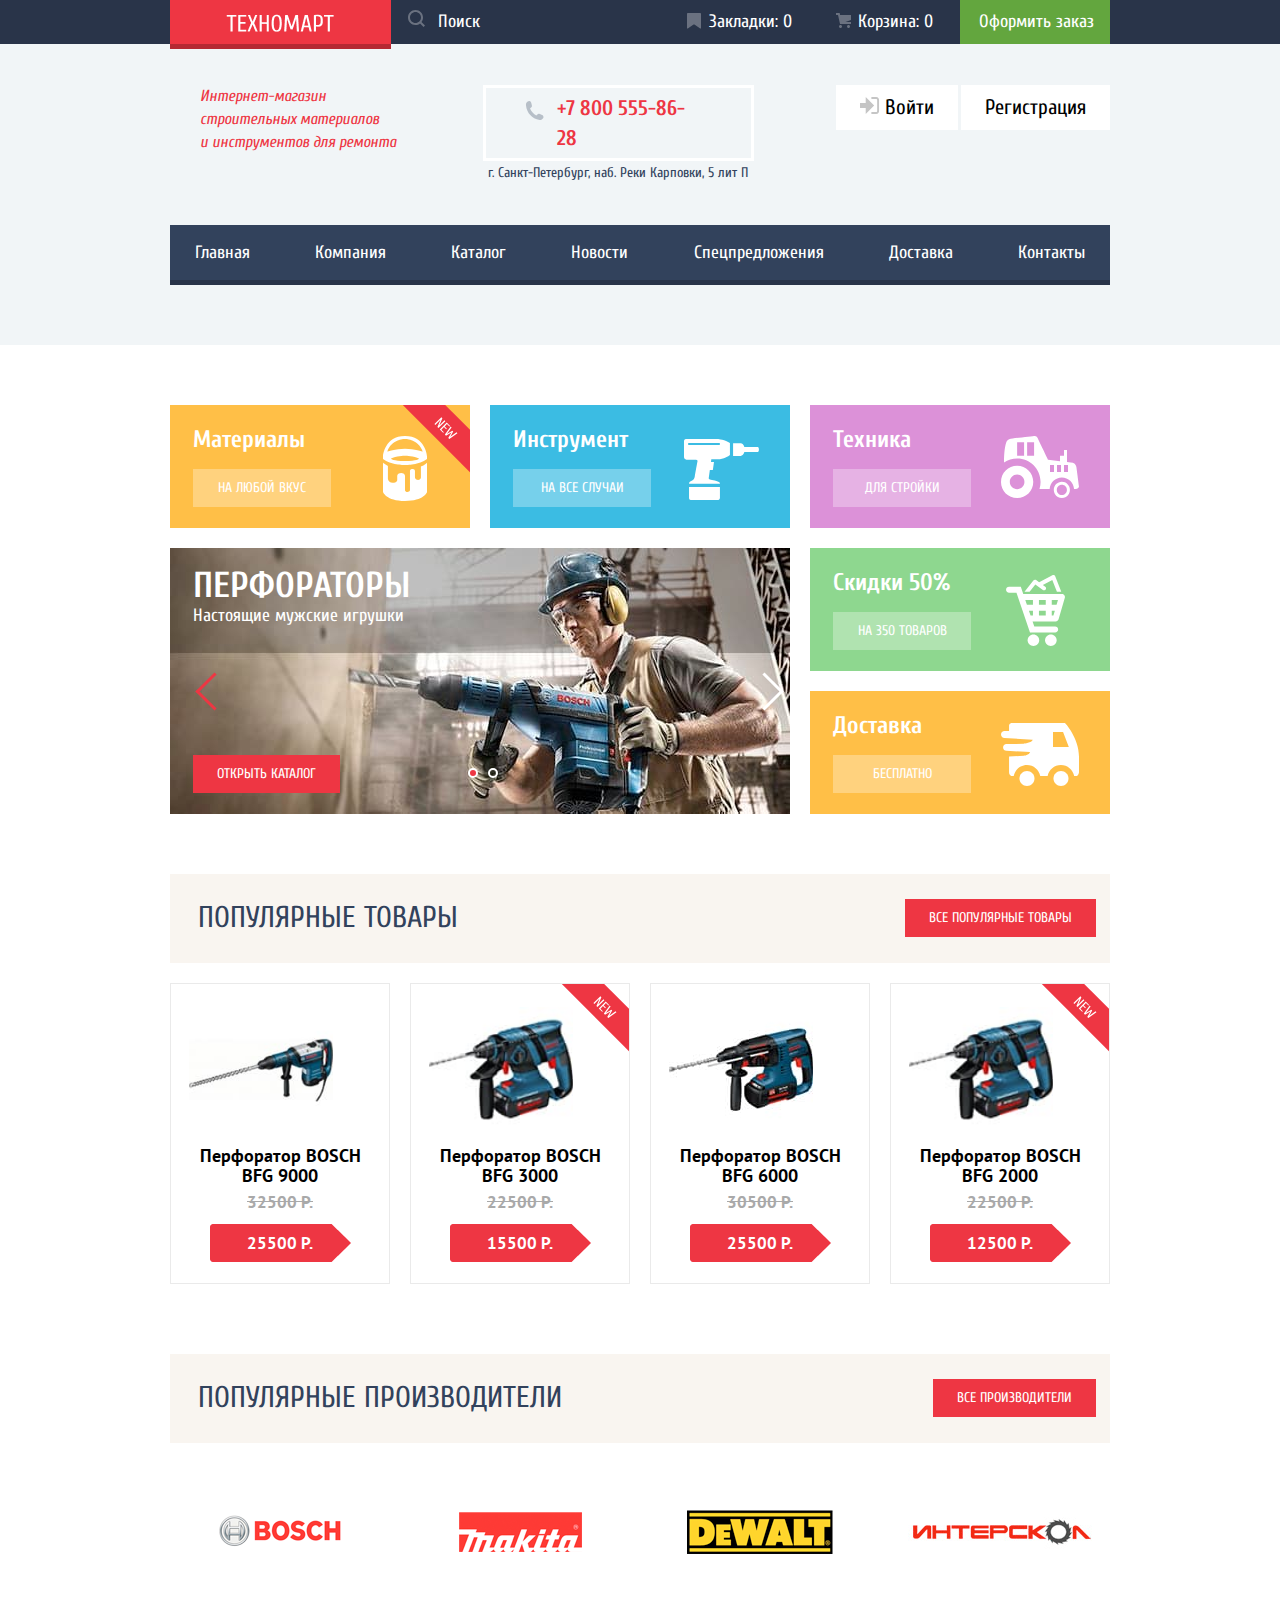
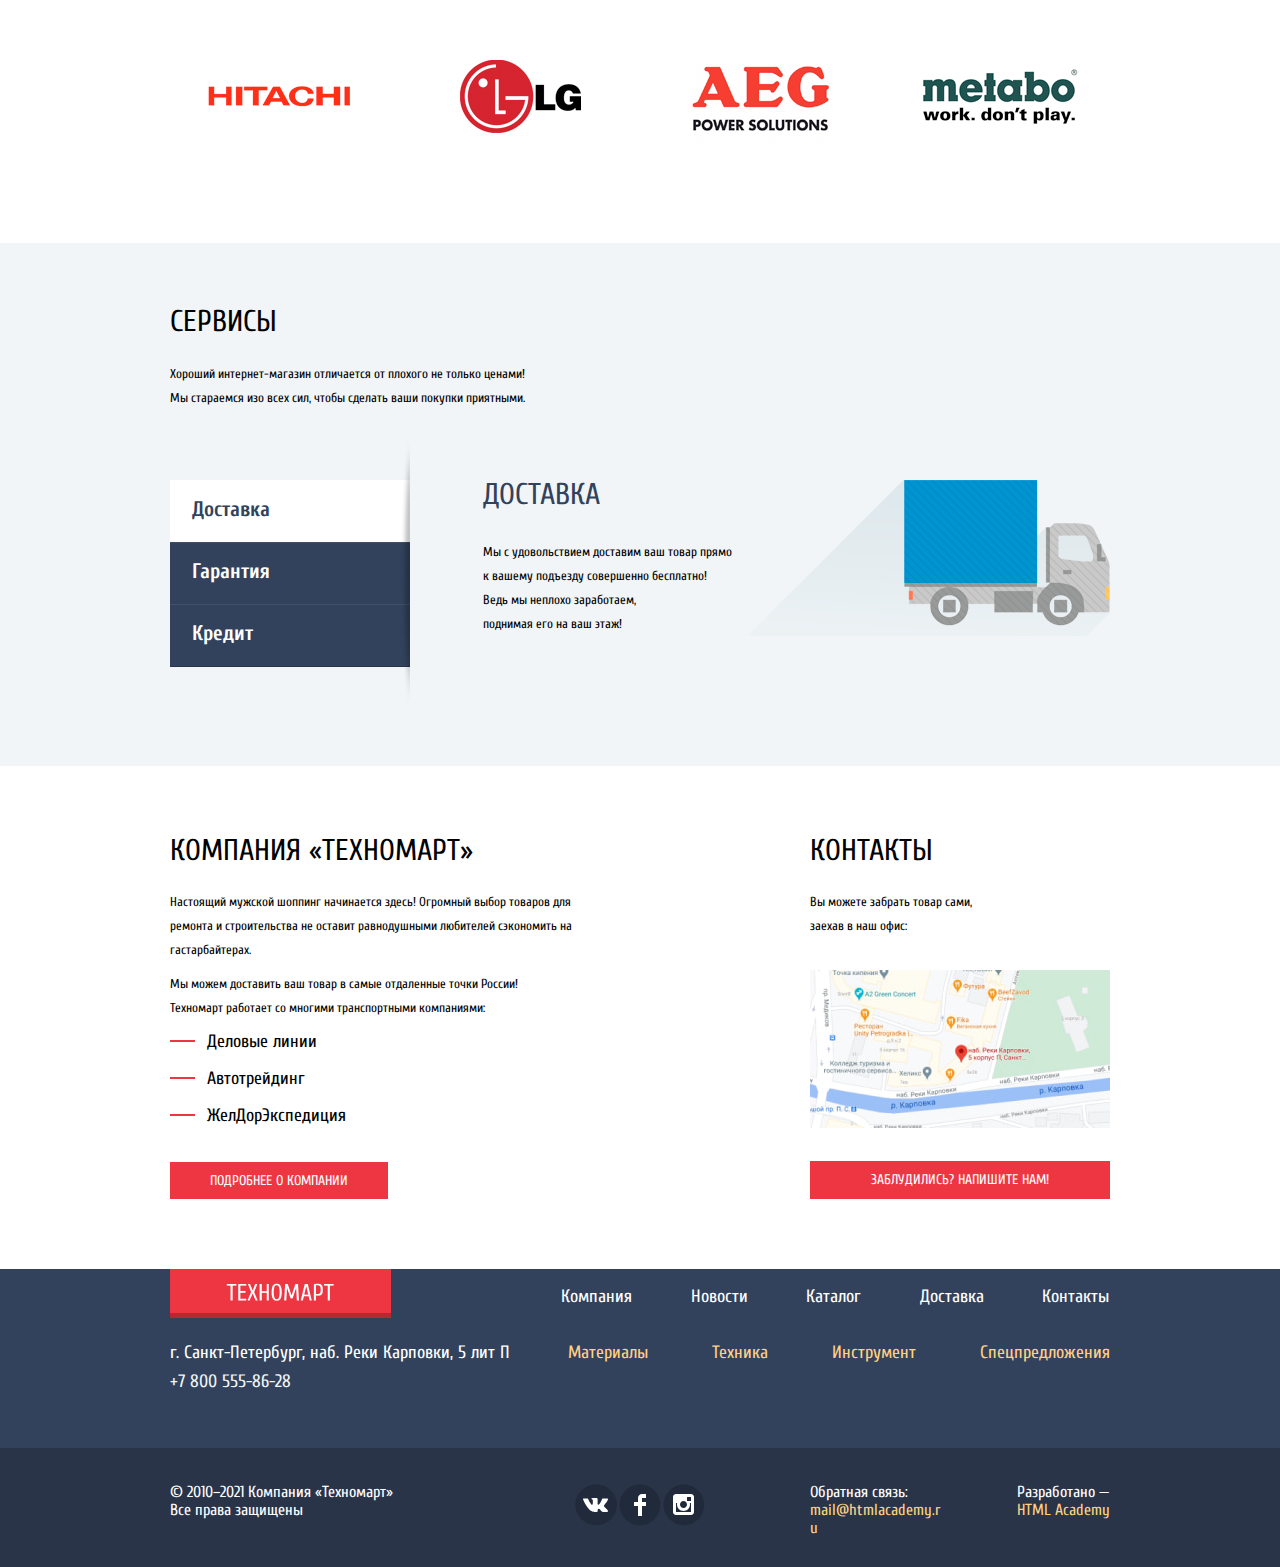
<file: index.html>
<!DOCTYPE html>
<html class="page" lang="ru">

<head>
  <meta charset="utf-8">
  <title>Техномарт</title>

  <link rel="icon" href="favicon.ico" type="image/x-icon">
  <link rel="icon" href="images/favicon/icon.svg" type="image/svg+xml">
  <link rel="apple-touch-icon" href="images/favicon/180.png">
  <link rel="manifest" href="manifest.webmanifest">

  <link rel="preconnect" href="https://fonts.googleapis.com">
  <link rel="preconnect" href="https://fonts.gstatic.com" crossorigin>
  <link
    href="https://fonts.googleapis.com/css2?family=Cuprum:ital,wght@0,400;0,700;1,400&family=Inter:wght@400;500;600&family=PT+Sans:wght@400;700&family=Source+Sans+Pro:wght@400;600&display=swap"
    rel="stylesheet">

  <link rel="stylesheet" href="css/normalize.css">
  <link rel="stylesheet" href="css/style.css">
</head>

<body class="page-body">
  <header class="main-header">
    <div class="main-header-top">
      <div class="container header-top-grid">
        <div class="header-top-left">
          <a class="main-logo" href="">
            <img class="main-logo-text" src="img/logo-technomart.png" alt="Логотип Техномарта" width="108" height="18">
          </a>

          <form class="main-header-form" method="get" action="https://echo.htmlacademy.ru">
            <label for="search">
              <svg aria-hidden="true" focusable="false" class="loupe icon" width="17" height="17" viewBox="0 0 17 17" fill="none"
                xmlns="http://www.w3.org/2000/svg">
                <path fill-rule="evenodd" clip-rule="evenodd"
                  d="M13.458 12.044L17 15.586L15.586 17L12.044 13.458C10.782 14.421 9.21 15 7.5 15C3.35786 15 0 11.6421 0 7.5C0 3.35786 3.35786 0 7.5 0C11.6421 0 15 3.35786 15 7.5C15.0001 9.14309 14.4581 10.7403 13.458 12.044ZM7.5 2C4.467 2 2 4.467 2 7.5C2.00331 10.5362 4.4638 12.9967 7.5 13C10.532 13 13 10.532 13 7.5C13 4.467 10.532 2 7.5 2Z"
                  fill="white" />
              </svg>
            </label>
            <input class="main-header-search" id="search" type="search" placeholder="Поиск">
          </form>
        </div>
        <div class="header-top-right">
          <div class="main-header-bookmarks">
            <a class="bookmarks-link" href="">
              Закладки:
              <span class="counter">0</span>
            </a>
          </div>

          <div class="main-header-cart">
            <a class="cart-link" href="">
              Корзина:
              <span class="counter">0</span>
            </a>
          </div>
          <button class="button button-accent" type="button">Оформить заказ</button>
        </div>

      </div>
    </div>

    <div class="main-header-middle">
      <div class="container header-middle-grid">
        <h1 class="main-header-title">Интернет-магазин<br>
          строительных материалов<br>
          и инструментов для ремонта
        </h1>
        <div class="main-header-contacts">
          <h2 class="visually-hidden">Контакты</h2>
          <a class="main-header-phone" href="tel:+780055586282">+7 800 555-86-28</a>
          <p class="main-header-adress">г. Санкт-Петербург, наб. Реки Карповки, 5 лит П</p>
        </div>
        <div class="user-navigation">
          <h2 class="visually-hidden">Личный кабинет</h2>
          <a href="#" class="button-login" type="button">
            <svg aria-hidden="true" focusable="false" width="20" height="17" viewBox="0 0 20 17" fill="none" xmlns="http://www.w3.org/2000/svg">
              <path d="M14.1667 8.5L5.71429 0V6H0V11H5.71429V17L14.1667 8.5Z" fill="#C5C5C5" />
              <path
                d="M16.1771 15.01H11.3895V17H16.1771C18.2514 17 19.0381 15.19 19.0619 13.974V3.028C19.0381 1.811 18.2514 0 16.1771 0H11.3895V1.99H16.1771C16.9762 1.99 17.1219 2.671 17.1391 3.047V13.951C17.1229 14.327 16.9762 15.01 16.1771 15.01Z"
                fill="#C5C5C5" />
            </svg>
            Войти
          </a>
          <a href="#" class="button-login" type="button">Регистрация</a>
        </div>
      </div>

      <div class="container">
        <nav class="main-navigation">
          <ul class="site-navigation">
            <li><a href="blank.html">Главная</a></li>
            <li><a href="blank.html">Компания</a></li>
            <li><a href="catalog.html">Каталог</a></li>
            <li><a href="blank.html">Новости</a></li>
            <li><a href="blank.html">Спецпредложения</a></li>
            <li><a href="blank.html">Доставка</a></li>
            <li><a href="blank.html">Контакты</a></li>
          </ul>
        </nav>
      </div>
    </div>
  </header>

  <main>
    <section class="goods container">
      <h2 class="visually-hidden">Каталог</h2>
      <ul class="goods-list">
        <li class="goods-item paint new">
          <p class="goods-item-title">Материалы</p>
          <a class="goods-link" href="">на любой вкус</a>
        </li>
        <li class="goods-item tools">
          <p class="goods-item-title">Инструмент</p>
          <a class="goods-link" href="">на все случаи</a>
        </li>
        <li class="goods-item trucks">
          <p class="goods-item-title">Техника</p>
          <a class="goods-link" href="">для стройки</a>
        </li>
        <li class="goods-item goods-item-slider slider-background-1">
          <ul class="slider-list">
            <li class="slider-item slide  slide-current">
              <h3 class="slider-title">Перфораторы</h3>
              <p class="slider-description">Настоящие мужские игрушки</p>
            </li>
            <li class="slider-item slide">
              <h3 class="slider-title">Дрели</h3>
              <p class="slider-description">Соседям на радость!</p>
            </li>
          </ul>
          <div class="slider-arrows-control">
            <button class="arrow-backward" type="button" aria-label="Стрелка назад" disabled></button>
            <button class="arrow-forward" type="button" aria-label="Стрелка вперёд"></button>
          </div>
          <a class="button" href="catalog.html">открыть каталог</a>
          <div class="slider-controls">
            <button class="current" type="button" aria-label="Первый слайд"></button>
            <button type="button" aria-label="Второй слайд"></button>
          </div>
        </li>
        <li class="goods-item sales">
          <p class="goods-item-title">Скидки 50%</p>
          <a class="goods-link" href="">на 350 товаров</a>
        </li>
        <li class="goods-item delivery">
          <p class="goods-item-title">Доставка</p>
          <a class="goods-link" href="">бесплатно</a>
        </li>
      </ul>
    </section>

    <section class="popular-items container">
      <div class="popular-header">
        <h2>Популярные товары</h2>
        <a class="button" href="catalog.html">все популярные товары</a>
      </div>
      <ul class="catalog-list">
        <li class="catalog-item" tabindex="0">
          <div class="catalog-item-buttons">
            <button class="catalog-item-button button-buy" type="button" aria-label="Положить товар в корзину">Купить</button>
            <button class="catalog-item-button button-bookmark" type="button" aria-label="Добавить товар в закладки">В закладки</button>
          </div>
          <img class="catalog-item-photo" src="img/catalog/BFG-9000.jpg" alt="" width="184"
            height="164">
          <a href="">
            <p class="catalog-item-name">Перфоратор BOSCH<br>
              BFG 9000
            </p>
            <p class="catalog-item-old-price">32500 Р.</p>
            <p class="catalog-item-price">25500 Р.</p>
          </a>
        </li>

        <li class="catalog-item catalog-item-new" tabindex="0">
          <div class="catalog-item-buttons">
            <button class="catalog-item-button button-buy" type="button" aria-label="Положить товар в корзину">Купить</button>
            <button class="catalog-item-button button-bookmark" type="button" aria-label="Добавить товар в закладки">В закладки</button>
          </div>
          <img class="catalog-item-photo" src="img/catalog/BFG-3000.jpg" alt="" width="127"
            height="112">
          <a href="">
            <p class="catalog-item-name">Перфоратор BOSCH<br>
              BFG 3000
            </p>
            <p class="catalog-item-old-price">22500 Р.</p>
            <p class="catalog-item-price">15500 Р.</p>
          </a>
        </li>

        <li class="catalog-item" tabindex="0">
          <div class="catalog-item-buttons">
            <button class="catalog-item-button button-buy" type="button" aria-label="Положить товар в корзину">Купить</button>
            <button class="catalog-item-button button-bookmark" type="button" aria-label="Добавить товар в закладки">В закладки</button>
          </div>
          <img class="catalog-item-photo" src="img/catalog/BFG-6000.jpg" alt="" width="144"
            height="128">
          <a href="">
            <p class="catalog-item-name">Перфоратор BOSCH<br>
              BFG 6000
            </p>
            <p class="catalog-item-old-price">30500 Р.</p>
            <p class="catalog-item-price">25500 Р.</p>
          </a>
        </li>

        <li class="catalog-item catalog-item-new" tabindex="0">
          <div class="catalog-item-buttons">
            <button class="catalog-item-button button-buy" type="button" aria-label="Положить товар в корзину">Купить</button>
            <button class="catalog-item-button button-bookmark" type="button" aria-label="Добавить товар в закладки">В закладки</button>
          </div>
          <img class="catalog-item-photo" src="img/catalog/BFG-2000.jpg" alt="" width="127"
            height="112">
          <a href="">
            <p class="catalog-item-name">Перфоратор BOSCH<br>
              BFG 2000
            </p>
            <p class="catalog-item-old-price">22500 Р.</p>
            <p class="catalog-item-price">12500 Р.</p>
          </a>
        </li>
      </ul>
    </section>

    <section class="manufacturers container">
      <div class="popular-header">
        <h2>Популярные производители</h2>
        <a class="button" href="" aria-label="Посмотреть всех производителей">Все производители</a>
      </div>
      <ul class="manufacturers-list">
        <li class="manufacturers-item"><a href=""><img src="img/manufacturers/bosch.png" alt="Производитель Bosh"></a>
        </li>
        <li class="manufacturers-item"><a href=""><img src="img/manufacturers/Makita.png" alt="Производитель Makita"></a></li>
        <li class="manufacturers-item"><a href=""><img src="img/manufacturers/DeWALT.png" alt="Производитель DeWALT"></a></li>
        <li class="manufacturers-item"><a href=""><img src="img/manufacturers/Интерскол 1.png" alt="Производитель Интерскол"></a></li>
        <li class="manufacturers-item"><a href=""><img src="img/manufacturers/Hitachi.png" alt="Производитель Hitachi"></a></li>
        <li class="manufacturers-item"><a href=""><img src="img/manufacturers/LG.png" alt="Производитель LG"></a></li>
        <li class="manufacturers-item"><a href=""><img src="img/manufacturers/AEG.png" alt="Производитель AEG"></a></li>
        <li class="manufacturers-item"><a href=""><img src="img/manufacturers/Metabo.png" alt="Производитель Metabo"></a></li>
      </ul>
    </section>

    <section class="services">
      <div class="container services-grid">
        <div class="services-title">
          <h2>Сервисы</h2>
          <p>Хороший интернет-магазин отличается от плохого не только ценами! <br> Мы стараемся изо всех сил, чтобы
            сделать
            ваши
            покупки приятными.</p>
        </div>
        <ul class="services-list">
          <li class="services-item active"><a class="button-tab" href="">Доставка</a></li>
          <li class="services-item"><a class="button-tab" href="">Гарантия</a></li>
          <li class="services-item"><a class="button-tab" href="">Кредит</a></li>
        </ul>
        <ul class="services-descriptions">
          <li class="services-item-more service-delivery active">
            <h3 class="service-name">Доставка</h3>
            <p>Мы с удовольствием доставим ваш товар прямо <br>
              к вашему подъезду совершенно бесплатно! <br>
              Ведь мы неплохо заработаем, <br>
              поднимая его на ваш этаж!</p>
          </li>
          <li class="services-item-more service-garanty">
            <h3 class="service-name">Гарантия</h3>
            <p>Если купленный у&nbsp;нас товар поломается или заискрит, а&nbsp;также в&nbsp;случае пожара,
              спровоцированного его
              возгоранием, вы&nbsp;всегда можете быть уверены в&nbsp;нашей гарантии. Мы&nbsp;обменяем сгоревший товар
              на&nbsp;новый.
              <br>Дом уж
              восстановите как-нибудь сами.
            </p>
          </li>
          <li class="services-item-more service-credit">
            <h3 class="service-name">Кредит</h3>
            <p>Залезть в&nbsp;долговую яму стало проще!
              <br>Кредитные консультанты придут вам на&nbsp;помощь.
            </p>
            <a class="button button-request" href="">Отправить заявку</a>
          </li>
        </ul>

      </div>
    </section>

    <section class="about-company container">
      <h2 class="visually-hidden">О компании</h2>
      <div class="about-company-shipping">
        <h3>Компания «Техномарт»</h3>
        <p>Настоящий мужской шоппинг начинается здесь! Огромный выбор товаров для <br>
          ремонта и строительства не оставит равнодушными любителей сэкономить на <br>
          гастарбайтерах.</p>
        <p>Мы можем доставить ваш товар в самые отдаленные точки России! <br> Техномарт работает со многими
          транспортными
          компаниями:</p>
        <ul class="shipping-companies-list">
          <li class="shipping-companies-item"><a href="">Деловые линии</a></li>
          <li class="shipping-companies-item"><a href="">Автотрейдинг</a></li>
          <li class="shipping-companies-item"><a href="">ЖелДорЭкспедиция</a></li>
        </ul>
        <a class="button button-more" href="">Подробнее о компании</a>
      </div>
      <div class="about-company-contacts">
        <h3>Контакты</h3>
        <p>Вы можете забрать товар сами, <br>
          заехав в наш офис:</p>
        <a href="" class="map-mini">
          <img class="map-mini" src="img/map.jpg" alt="Карта" width="300" height="158">
        </a>
        <a class="button button-contact" href="">Заблудились? Напишите нам!</a>
      </div>
    </section>
  </main>

  <footer class="footer-main">
    <section>
      <div class="container footer-navigation-grid">
        <a class="main-logo" href="">
          <img class="main-logo-text" src="img/logo-technomart.png" alt="Логотип Техномарта" width="108" height="18">
        </a>
        <nav class="main-navigation">
          <ul class="site-navigation">
            <li><a href="blank.html">Компания</a></li>
            <li><a href="blank.html">Новости</a></li>
            <li><a href="catalog.html">Каталог</a></li>
            <li><a href="blank.html">Доставка</a></li>
            <li><a href="blank.html">Контакты</a></li>
          </ul>
        </nav>
      </div>
    </section>
    <section>
      <div class="container footer-tooltypes-grid">
        <div class="footer-adress">
          <p>г. Санкт-Петербург, наб. Реки Карповки, 5 лит П</p>
          <a href="tel:+780055586282">+7 800 555-86-28</a>
        </div>
        <ul class="tooltypes-list">
          <li><a class="tooltypes-item" href="">Материалы</a></li>
          <li><a class="tooltypes-item" href="">Техника</a></li>
          <li><a class="tooltypes-item" href="">Инструмент</a></li>
          <li><a class="tooltypes-item" href="">Спецпредложения</a></li>
        </ul>
      </div>
    </section>
    <section class="footer-links">
      <div class="container footer-links-grid">
        <p class="copyright">© 2010–2021 Компания «Техномарт» <br>
          Все права защищены</p>
        <ul class="social-links-list">
          <li class="">
            <a href="#">
              <span class="visually-hidden">Вконтакте</span>
              <svg class="social-link" aria-hidden="true" focusable="false" width="44" height="44" viewBox="0 0 44 44" fill="none"
                xmlns="http://www.w3.org/2000/svg">
                <path fill-rule="evenodd" clip-rule="evenodd"
                  d="M22.1627 1.4839C33.6533 1.4839 42.9683 10.5873 42.9683 21.8169C42.9683 33.0461 33.6533 42.1494 22.1627 42.1494C10.6721 42.1494 1.35714 33.0461 1.35714 21.8169C1.35714 10.5873 10.6721 1.4839 22.1627 1.4839Z"
                  fill="#212A3A" />
                <path
                  d="M24.5403 25.7281C25.4609 25.4384 26.6395 27.6406 27.8943 28.4834C28.836 29.1219 29.5573 28.9841 29.5573 28.9841L32.9017 28.9372C32.9017 28.9372 34.6495 28.8322 33.8232 27.4803C33.7549 27.3678 33.3389 26.4781 31.334 24.6472C29.2376 22.7319 29.5217 23.0422 32.0456 19.7309C33.5835 17.7125 34.1988 16.4797 34.0062 15.9547C33.8213 15.4494 32.6918 15.5806 32.6918 15.5806L28.9237 15.6059C28.5568 15.6069 28.2458 15.7175 28.1042 16.0887C28.1013 16.0925 27.5062 17.6506 26.7127 18.9753C25.0362 21.7775 24.3669 21.9266 24.0896 21.7512C23.4531 21.3453 23.6139 20.1228 23.6139 19.2537C23.6139 16.5378 24.0299 15.4053 22.7992 15.1128C22.388 15.0153 22.0876 14.9516 21.0389 14.9422C19.6985 14.9225 18.5603 14.9422 17.9151 15.2506C17.4866 15.4597 17.1582 15.9181 17.3575 15.9444C17.6079 15.9772 18.1693 16.0944 18.4697 16.4937C18.8559 17.0112 18.8443 18.1709 18.8443 18.1709C18.8443 18.1709 19.0649 21.3687 18.3243 21.7653C17.8159 22.0372 17.1206 21.4822 15.6252 18.9378C14.8615 17.6366 14.2847 16.1984 14.2847 16.1984C14.2847 16.1984 14.173 15.9312 13.9708 15.785C13.73 15.6116 13.393 15.5562 13.393 15.5562L9.81656 15.5787C9.81656 15.5787 9.27923 15.5937 9.08182 15.8244C8.90656 16.0287 9.06738 16.4506 9.06738 16.4506C9.06738 16.4506 11.8686 22.9016 15.0406 26.1509C17.9488 29.1341 21.2537 28.9362 21.2537 28.9362H22.7511C22.7511 28.9362 23.2027 28.8856 23.4338 28.6437C23.6495 28.4187 23.6399 27.9959 23.6399 27.9959C23.6399 27.9959 23.61 26.0187 24.5403 25.7281Z"
                  fill="white" />
              </svg>
            </a>
          </li>
          <li class="">
            <a href="#">
              <span class="visually-hidden">Фейсбук</span>
              <svg class="social-link" aria-hidden="true" focusable="false" width="44" height="44" viewBox="0 0 44 44" fill="none"
                xmlns="http://www.w3.org/2000/svg">
                <path fill-rule="evenodd" clip-rule="evenodd"
                  d="M21.8938 1.4839C33.1232 1.4839 42.2265 10.5873 42.2265 21.8169C42.2265 33.0461 33.1232 42.1494 21.8938 42.1494C10.6643 42.1494 1.56108 33.0461 1.56108 21.8169C1.56108 10.5873 10.6643 1.4839 21.8938 1.4839Z"
                  fill="#212A3A" />
                <path d="M28 15V11H24C21.7909 11 20 12.7909 20 15V19H16V23H20V33H24V23H28V19H24V15H28Z" fill="white" />
              </svg>
            </a>
          </li>
          <li class="">
            <a href="#">
              <span class="visually-hidden">Инстаграм</span>
              <svg class="social-link" aria-hidden="true" focusable="false" width="44" height="44" viewBox="0 0 44 44" fill="none"
                xmlns="http://www.w3.org/2000/svg">
                <path fill-rule="evenodd" clip-rule="evenodd"
                  d="M21.8938 1.4839C33.1233 1.4839 42.2265 10.5873 42.2265 21.8169C42.2265 33.0461 33.1233 42.1494 21.8938 42.1494C10.6643 42.1494 1.56112 33.0461 1.56112 21.8169C1.56112 10.5873 10.6643 1.4839 21.8938 1.4839Z"
                  fill="#212A3A" />
                <path fill-rule="evenodd" clip-rule="evenodd"
                  d="M14 11H29C30.65 11 32 12.35 32 14V29C32 30.65 30.65 32 29 32H14C12.35 32 11 30.65 11 29V14C11 12.35 12.35 11 14 11ZM25 21.5C25 19.57 23.43 18 21.5 18C19.57 18 18 19.57 18 21.5C18 23.43 19.57 25 21.5 25C23.43 25 25 23.43 25 21.5ZM14 29V20H15.181C15.0626 20.4913 15.0019 20.9947 15 21.5C15 25.0899 17.9101 28 21.5 28C25.0899 28 28 25.0899 28 21.5C27.9986 20.9946 27.9379 20.4912 27.819 20H29V29H14ZM25 18H29V14H25V18Z"
                  fill="white" />
              </svg>
            </a>
          </li>
        </ul>
        <p class="footer-contact footer-contact-mail">
          Обратная связь:
          <a class="contact-link" href="mailto:mail@htmlacademy.ru">mail@htmlacademy.ru</a>
        </p>
        <p class="footer-contact footer-contact-developer">
          Разработано &#8212;
          <br>
          <a class="contact-link" href="https://htmlacademy.ru/intensive/htmlcss">HTML Academy</a>
        </p>
      </div>
    </section>
  </footer>

  <section class="modal modal-contact-us">
    <h2 class="visually-hidden">Форма обращения</h2>
    <button class="modal-close" type="button" aria-label="Закрыть"></button>
    <form class="contact-us-form" action="https://echo.htmlacademy.ru" method="post">
      <p>
        <label for="name">Ваше имя:</label>
        <input class="form-field" id="name" type="text" name="name" placeholder="Имя Фамилия">
      </p>
      <p>
        <label for="email">Ваш e-mail:</label>
        <input class="form-field" id="email" type="text" name="email" placeholder="email@example.com">
      </p>
      <p class="form-textarea">
        <label for="text">Текст письма:</label>
        <textarea class="form-field contact-us-text" name="text" id="text" cols="30" rows="10"
          placeholder="В свободной форме"></textarea>
      </p>
      <button class="button modal-button" type="submit" aria-label="Отправить форму">Отправить</button>
    </form>
  </section>

  <section class="modal modal-map">
    <h2 class="visually-hidden">Карта проезда</h2>
    <button class="modal-close" type="button" aria-label="Закрыть"></button>
    <iframe
      src="https://www.google.com/maps/embed?pb=!1m18!1m12!1m3!1d249.60042725068715!2d30.317668245965333!3d59.9685843!2m3!1f0!2f0!3f0!3m2!1i1024!2i768!4f13.1!3m3!1m2!1s0x4696314db404b36b%3A0x1d934f1978240bba!2zTtGRcmRz!5e0!3m2!1sru!2sru!4v1648653269606!5m2!1sru!2sru"
      width="943" height="450" style="border:0;" allowfullscreen="" loading="lazy"
      referrerpolicy="no-referrer-when-downgrade" title="Офис компании по адресу набережная реки Карповки, 5, литера П, Санкт-Петербург"></iframe>
  </section>

  <section class="modal modal-cart-notice">
    <button class="modal-close" type="button" aria-label="Закрыть"></button>
    <p class="cart-notice">Товар добавлен в корзину!</p>
    <div class="cart-notice-buttons">
      <a class="button" href="catalog.html">Оформить заказ</a>
      <a class="button button-continue" href="catalog.html">Продолжить покупки</a>
    </div>
  </section>


  <script src="js/contactUsPopup.min.js"></script>
  <script src="js/mapPopup.min.js"></script>
  <script src="js/counterGoods.min.js"></script>
  <script src="js/servicesTabs.min.js"></script>
  <script src="js/sliderGoods.min.js"></script>
</body>

</html>
</file>
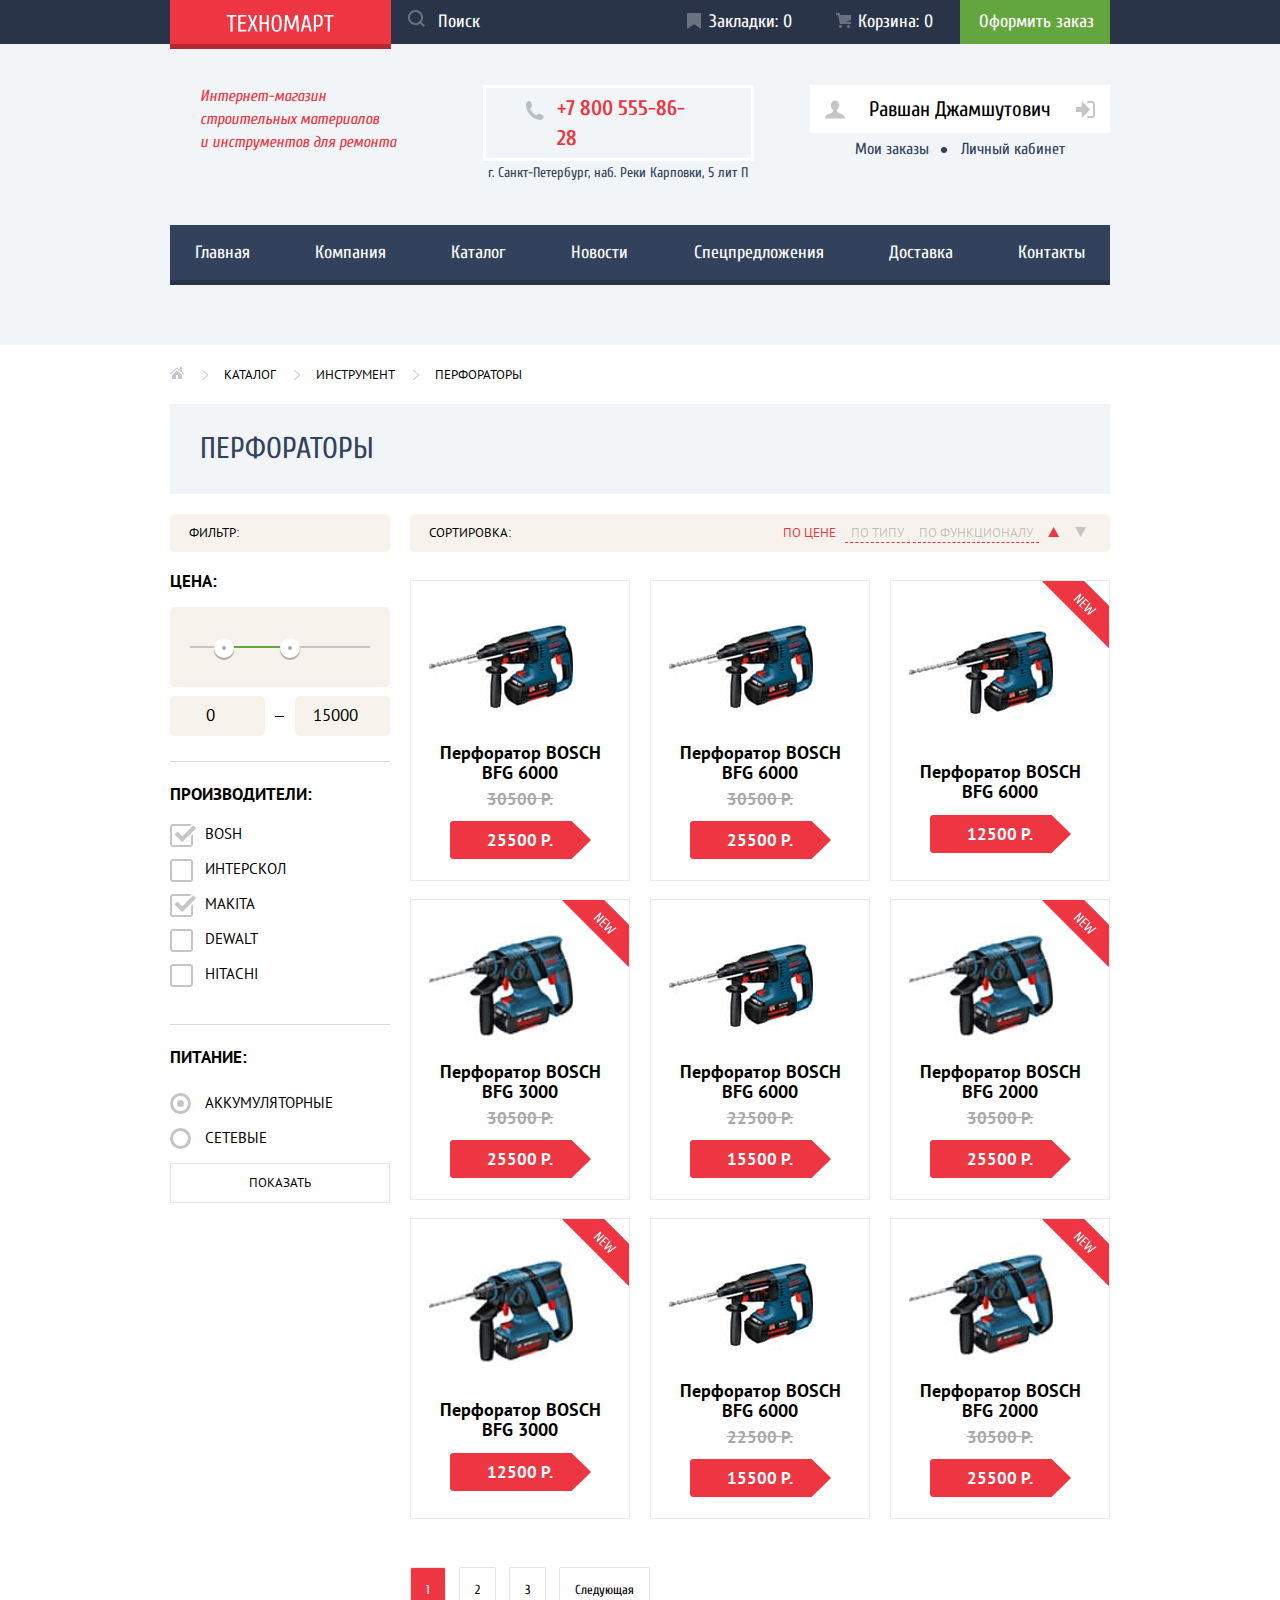
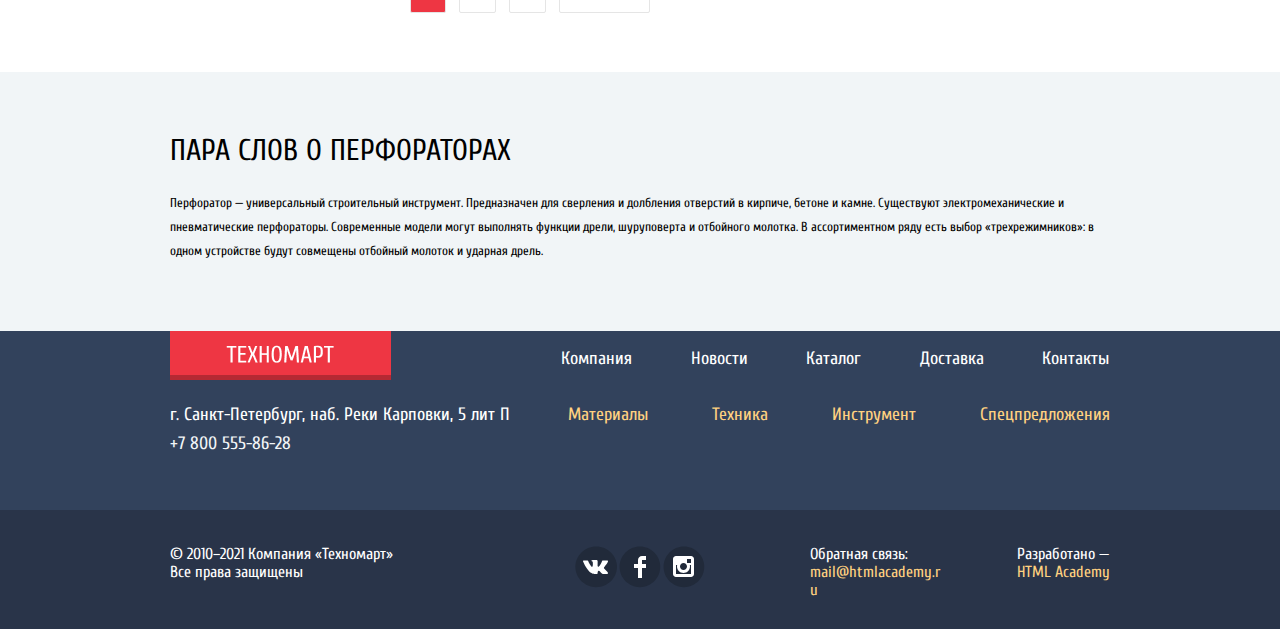
<file: catalog.html>
<!DOCTYPE html>
<html class="page" lang="ru">

<head>
  <meta charset="utf-8">
  <title>Каталог Техномарт</title>

  <link rel="icon" href="favicon.ico" type="image/x-icon">
  <link rel="icon" href="images/favicon/icon.svg" type="image/svg+xml">
  <link rel="apple-touch-icon" href="images/favicon/180.png">
  <link rel="manifest" href="manifest.webmanifest">

  <link rel="preconnect" href="https://fonts.googleapis.com">
  <link rel="preconnect" href="https://fonts.gstatic.com" crossorigin>
  <link
    href="https://fonts.googleapis.com/css2?family=Cuprum:ital,wght@0,400;0,700;1,400&family=Inter:wght@400;500;600&family=PT+Sans:wght@400;700&family=Source+Sans+Pro:wght@400;600&display=swap"
    rel="stylesheet">

  <link rel="stylesheet" href="css/normalize.css">
  <link rel="stylesheet" href="css/style.min.css">
</head>

<body class="page-body">
  <header class="main-header">
    <div class="main-header-top">
      <div class="container header-top-grid">

        <div class="header-top-left">
          <a class="main-logo" href="index.html">
            <img class="main-logo-text" src="img/logo-technomart.png" alt="Логотип Техномарта" width="108" height="18">
          </a>

          <form class="main-header-form" method="get" action="https://echo.htmlacademy.ru">
            <label for="search">
              <svg aria-hidden="true" focusable="false" class="loupe icon" width="17" height="17" viewBox="0 0 17 17" fill="none"
                xmlns="http://www.w3.org/2000/svg">
                <path fill-rule="evenodd" clip-rule="evenodd"
                  d="M13.458 12.044L17 15.586L15.586 17L12.044 13.458C10.782 14.421 9.21 15 7.5 15C3.35786 15 0 11.6421 0 7.5C0 3.35786 3.35786 0 7.5 0C11.6421 0 15 3.35786 15 7.5C15.0001 9.14309 14.4581 10.7403 13.458 12.044ZM7.5 2C4.467 2 2 4.467 2 7.5C2.00331 10.5362 4.4638 12.9967 7.5 13C10.532 13 13 10.532 13 7.5C13 4.467 10.532 2 7.5 2Z"
                  fill="white" />
              </svg>
            </label>
            <input class="main-header-search" id="search" type="search" placeholder="Поиск">
          </form>
        </div>
        <div class="header-top-right">
          <div class="main-header-bookmarks">
            <a class="bookmarks-link" href="">
              Закладки:
              <span class="counter">0</span>
            </a>
          </div>

          <div class="main-header-cart">
            <a class="cart-link" href="">
              Корзина:
              <span class="counter">0</span>
            </a>
          </div>
          <button class="button button-accent" type="button">Оформить заказ</button>
        </div>
      </div>
    </div>

    <div class="main-header-middle">
      <div class="container header-middle-grid">
        <h1 class="main-header-title">Интернет-магазин<br>
          строительных материалов<br>
          и инструментов для ремонта
        </h1>
        <div class="main-header-contacts">
          <h2 class="visually-hidden">Контакты</h2>
          <a class="main-header-phone" href="tel:+780055586282">+7 800 555-86-28</a>
          <p class="main-header-adress">г. Санкт-Петербург, наб. Реки Карповки, 5 лит П</p>
        </div>
        <div class="user-navigation profile">
          <h2 class="visually-hidden">Личный кабинет</h2>
          <div class="profile-user">
            <a class="account-in" href="#" title="Личный кабинет" aria-label="Личный кабинет">
              <svg aria-hidden="true" focusable="true" width="20" height="19" viewBox="0 0 20 19" fill="none"
                xmlns="http://www.w3.org/2000/svg">
                <path
                  d="M17.881 14.666C15.737 13.931 13.625 13 12.674 12.276C12.017 11.775 11.904 10.658 12.157 9.861C13.275 8.958 14.021 7.384 14.021 5.583C14.021 2.776 12.221 0.5 10 0.5C7.77902 0.5 5.97901 2.776 5.97901 5.583C5.97901 7.384 6.72501 8.957 7.84201 9.86C8.09501 10.658 7.98302 11.775 7.32502 12.276C6.37502 13 4.26201 13.93 2.11801 14.666C-0.0259852 15.402 1.48343e-05 18.5 1.48343e-05 18.5H20C20 18.5 20.025 15.401 17.881 14.666Z"
                  fill="#C5C5C5" />
              </svg>
              <span class="profile-name" href="">Равшан Джамшутович</span>
            </a>
            <a class="account-out" href="#" title="Выйти из личного кабинета" aria-label="Выйти из личного кабинета">
              <svg aria-hidden="true" focusable="true" width="20" height="17" viewBox="0 0 20 17" fill="none"
                xmlns="http://www.w3.org/2000/svg">
                <path d="M14.1667 8.5L5.71429 0V6H0V11H5.71429V17L14.1667 8.5Z" fill="#C5C5C5" />
                <path
                  d="M16.1771 15.01H11.3895V17H16.1771C18.2514 17 19.0381 15.19 19.0619 13.974V3.028C19.0381 1.811 18.2514 0 16.1771 0H11.3895V1.99H16.1771C16.9762 1.99 17.1219 2.671 17.1391 3.047V13.951C17.1229 14.327 16.9762 15.01 16.1771 15.01Z"
                  fill="#C5C5C5" />
              </svg>
            </a>
          </div>
          <div class="profile-links">
            <a class="profile-link profile-orders" href="">Мои заказы</a>
            <a class="profile-link profile-login" href="">Личный кабинет</a>
          </div>
        </div>
      </div>

      <div class="container">
        <nav class="main-navigation ">
          <ul class="site-navigation">
            <li><a href="index.html">Главная</a></li>
            <li><a href="blank.html">Компания</a></li>
            <li><a href="catalog.html">Каталог</a></li>
            <li><a href="blank.html">Новости</a></li>
            <li><a href="blank.html">Спецпредложения</a></li>
            <li><a href="blank.html">Доставка</a></li>
            <li><a href="blank.html">Контакты</a></li>
          </ul>
        </nav>
      </div>
    </div>
  </header>

  <main class="main-catalog">
    <ul class="breadcrumbs-list container">
      <li class="breadcrumbs-item"><a href="index.html"><img src="img/icons/icon-home.svg" alt="Домой" width="14" height="12" aria-label="Перейти в начало каталога"></a></li>
      <li class="breadcrumbs-item"><a href="catalog.html">Каталог</a></li>
      <li class="breadcrumbs-item"><a href="">Инструмент</a></li>
      <li class="breadcrumbs-item breadcrumbs-current">Перфораторы</li>
    </ul>

    <div class="container">
      <h2 class="catalog-title">Перфораторы</h2>
    </div>

    <div class="container catalog-grid">
      <section class="filter">
        <h3 class="filter-title filter-background">Фильтр:</h3>
        <form method="get" action="https://echo.htmlacademy.ru">
          <fieldset class="filter-price">
            <legend>Цена:</legend>
            <div>
              <div class="range-controls filter-background">
                <div class="scale">
                  <div class="bar" style="
                    width: 30%;
                    margin-left: 20%;
                  "></div>
                </div>
                <div class="toggle toggle-min" tabindex="0" style="
                  left: 20%;
                "
                ></div>
                <div class="toggle toggle-max" tabindex="0" style="
                  left: 50%;
                "
                ></div>
              </div>
              <div class="price-controls">
                <label>
                  <input class="filter-background" type="number" name="min-price" value="0">
                </label>
                <label>
                  <input class="filter-background" type="number" name="max-price" value="15000">
                </label>
              </div>
            </div>
          </fieldset>

          <fieldset class="filter-manufacturers">
            <legend>Производители:</legend>
            <ul>
              <li class="filter-option">
                <input class="visually-hidden filter-checkbox" name="bosh" id="filter-bosh" type="checkbox" checked>
                <label class="manufacturers-name" for="filter-bosh">Bosh</label>
              </li>
              <li class="filter-option">
                <input class="visually-hidden filter-checkbox" name="interskol" id="filter-interskol" type="checkbox">
                <label class="manufacturers-name" for="filter-interskol">Интерскол</label>
              </li>
              <li class="filter-option">
                <input class="visually-hidden filter-checkbox" name="makita" id="filter-makita" type="checkbox" checked>
                <label class="manufacturers-name" for="filter-makita">Makita</label>
              </li>
              <li class="filter-option">
                <input class="visually-hidden filter-checkbox" name="dewalt" id="filter-dewalt" type="checkbox">
                <label class="manufacturers-name" for="filter-dewalt">Dewalt</label>
              </li>
              <li class="filter-option">
                <input class="visually-hidden filter-checkbox" name="hitachi" id="filter-hitachi" type="checkbox">
                <label class="manufacturers-name" for="filter-hitachi">Hitachi</label>
              </li>
            </ul>
          </fieldset>

          <fieldset class="filter-power">
            <legend>Питание:</legend>
            <ul>
              <li class="filter-option">
                <input class="visually-hidden filter-radio" type="radio" id="filter-battery" name="power-supply"
                  value="battery" checked>
                <label class="power-name" for="filter-battery">Аккумуляторные</label>
              </li>
              <li class="filter-option">
                <input class="visually-hidden filter-radio" type="radio" id="filter-cable" name="power-supply"
                  value="cabel">
                <label class="power-name" for="filter-cable">Сетевые</label>
              </li>
            </ul>
          </fieldset>
          <button class="filter-submit" type="submit" aria-label="Показать отфильтрованные товары">Показать</button>
        </form>
      </section>

      <section class="sort filter filter-background">
        <h3 class="filter-title">Сортировка:</h3>
        <div class="sort-buttons">
          <button class="sort-button sort-active" type="button">ПО ЦЕНЕ</button>
          <button class="sort-button" type="button">ПО ТИПУ</button>
          <button class="sort-button" type="button">ПО ФУНКЦИОНАЛУ</button>
          <button class="sort-arrow sort-arrow-active" type="button" aria-label="По возрастанию">
            <svg aria-hidden="true" focusable="true" width="12" height="10" viewBox="0 0 12 10" fill="none" xmlns="http://www.w3.org/2000/svg">
              <path d="M5.66241 0L11.1624 10L0.162415 10" fill="#C5C5C5" />
            </svg>
          </button>
          <button class="sort-arrow " type="button" aria-label="По убыванию">
            <svg aria-hidden="true" focusable="true" width="12" height="10" viewBox="0 0 12 10" fill="none" xmlns="http://www.w3.org/2000/svg">
              <path d="M5.66241 10L0.162415 0H11.1624" fill="#C5C5C5" />
            </svg>
          </button>
        </div>
      </section>

      <section class="catalog">
        <h3 class="visually-hidden">Список перфораторов</h3>
        <ul class="catalog-list">
          <li class="catalog-item" tabindex="0">
            <div class="catalog-item-buttons">
              <button class="catalog-item-button button-buy" type="button">Купить</button>
              <button class="catalog-item-button button-bookmark" type="button">В закладки</button>
            </div>
            <img class="catalog-item-photo" src="img/catalog/BFG-6000.jpg" alt="" width="144"
              height="128">
            <a href="">
              <p class="catalog-item-name">Перфоратор BOSCH<br>
                BFG 6000
              </p>
              <p class="catalog-item-old-price">30500 Р.</p>
              <p class="catalog-item-price">25500 Р.</p>
            </a>
          </li>
          <li class="catalog-item" tabindex="0">
            <div class="catalog-item-buttons">
              <button class="catalog-item-button button-buy" type="button">Купить</button>
              <button class="catalog-item-button button-bookmark" type="button">В закладки</button>
            </div>
            <img class="catalog-item-photo" src="img/catalog/BFG-6000.jpg" alt="" width="144"
              height="128">
            <a href="">
              <p class="catalog-item-name">Перфоратор BOSCH<br>
                BFG 6000
              </p>
              <p class="catalog-item-old-price">30500 Р.</p>
              <p class="catalog-item-price">25500 Р.</p>
            </a>
          </li>
          <li class="catalog-item catalog-item-new" tabindex="0">
            <div class="catalog-item-buttons">
              <button class="catalog-item-button button-buy" type="button">Купить</button>
              <button class="catalog-item-button button-bookmark" type="button">В закладки</button>
            </div>
            <img class="catalog-item-photo" src="img/catalog/BFG-6000.jpg" alt="" width="144"
              height="128">
            <a href="">
              <p class="catalog-item-name">Перфоратор BOSCH<br>
                BFG 6000
              </p>
              <p class="catalog-item-old-price"></p>
              <p class="catalog-item-price">12500 Р.</p>
            </a>
          </li>
          <li class="catalog-item catalog-item-new" tabindex="0">
            <div class="catalog-item-buttons">
              <button class="catalog-item-button button-buy" type="button">Купить</button>
              <button class="catalog-item-button button-bookmark" type="button">В закладки</button>
            </div>
            <img class="catalog-item-photo" src="img/catalog/BFG-3000.jpg" alt="" width="127"
              height="112">
            <a href="">
              <p class="catalog-item-name">Перфоратор BOSCH<br>
                BFG 3000
              </p>
              <p class="catalog-item-old-price">30500 Р.</p>
              <p class="catalog-item-price">25500 Р.</p>
            </a>
          </li>
          <li class="catalog-item" tabindex="0">
            <div class="catalog-item-buttons">
              <button class="catalog-item-button button-buy" type="button">Купить</button>
              <button class="catalog-item-button button-bookmark" type="button">В закладки</button>
            </div>
            <img class="catalog-item-photo" src="img/catalog/BFG-6000.jpg" alt="" width="144"
              height="128">
            <a href="">
              <p class="catalog-item-name">Перфоратор BOSCH<br>
                BFG 6000
              </p>
              <p class="catalog-item-old-price">22500 Р.</p>
              <p class="catalog-item-price">15500 Р.</p>
            </a>
          </li>
          <li class="catalog-item catalog-item-new" tabindex="0">
            <div class="catalog-item-buttons">
              <button class="catalog-item-button button-buy" type="button">Купить</button>
              <button class="catalog-item-button button-bookmark" type="button">В закладки</button>
            </div>
            <img class="catalog-item-photo" src="img/catalog/BFG-2000.jpg" alt="" width="127"
              height="112">
            <a href="">
              <p class="catalog-item-name">Перфоратор BOSCH<br>
                BFG 2000
              </p>
              <p class="catalog-item-old-price">30500 Р.</p>
              <p class="catalog-item-price">25500 Р.</p>
            </a>
          </li>
          <li class="catalog-item catalog-item-new" tabindex="0">
            <div class="catalog-item-buttons">
              <button class="catalog-item-button button-buy" type="button">Купить</button>
              <button class="catalog-item-button button-bookmark" type="button">В закладки</button>
            </div>
            <img class="catalog-item-photo" src="img/catalog/BFG-3000.jpg" alt="" width="127"
              height="112">
            <a href="">
              <p class="catalog-item-name">Перфоратор BOSCH<br>
                BFG 3000
              </p>
              <p class="catalog-item-old-price"></p>
              <p class="catalog-item-price">12500 Р.</p>
            </a>
          </li>
          <li class="catalog-item" tabindex="0">
            <div class="catalog-item-buttons">
              <button class="catalog-item-button button-buy" type="button">Купить</button>
              <button class="catalog-item-button button-bookmark" type="button">В закладки</button>
            </div>
            <img class="catalog-item-photo" src="img/catalog/BFG-6000.jpg" alt="" width="144"
              height="128">
            <a href="">
              <p class="catalog-item-name">Перфоратор BOSCH<br>
                BFG 6000
              </p>
              <p class="catalog-item-old-price">22500 Р.</p>
              <p class="catalog-item-price">15500 Р.</p>
            </a>
          </li>
          <li class="catalog-item catalog-item-new" tabindex="0">
            <div class="catalog-item-buttons">
              <button class="catalog-item-button button-buy" type="button">Купить</button>
              <button class="catalog-item-button button-bookmark" type="button">В закладки</button>
            </div>
            <img class="catalog-item-photo" src="img/catalog/BFG-2000.jpg" alt="" width="127"
              height="112">
            <a href="">
              <p class="catalog-item-name">Перфоратор BOSCH<br>
                BFG 2000
              </p>
              <p class="catalog-item-old-price">30500 Р.</p>
              <p class="catalog-item-price">25500 Р.</p>
            </a>
          </li>
        </ul>
        <ul class="catalog-pages-list">
          <li class="catalog-pages-item active-page"><a href="" aria-label="Перейти к странице каталога номер 1">1</a></li>
          <li class="catalog-pages-item"><a href="" aria-label="Перейти к странице каталога номер 2">2</a></li>
          <li class="catalog-pages-item"><a href="" aria-label="Перейти к странице каталога номер 3">3</a></li>
          <li class="catalog-pages-item"><a href="" aria-label="Перейти к следующей странице каталога">Следующая</a></li>
        </ul>
      </section>
    </div>


    <section class="about-perforator">
      <div class="container">
        <h2>Пара слов о перфораторах</h2>
        <p>Перфоратор — универсальный строительный инструмент. Предназначен для сверления и долбления отверстий в
          кирпиче,
          бетоне и камне.
          Существуют электромеханические и пневматические перфораторы. Современные модели могут выполнять функции дрели,
          шуруповерта и отбойного молотка.
          В ассортиментном ряду есть выбор «трехрежимников»: в одном устройстве будут совмещены отбойный молоток и
          ударная
          дрель.</p>
      </div>
    </section>
  </main>


  <footer class="footer-main">
    <section>
      <div class="container footer-navigation-grid">
        <a class="main-logo" href="index.html">
          <img class="main-logo-text" src="img/logo-technomart.png" alt="Логотип Техномарта" width="108" height="18">
        </a>
        <nav class="main-navigation">
          <ul class="site-navigation">
            <li><a href="blank.html">Компания</a></li>
            <li><a href="blank.html">Новости</a></li>
            <li><a href="catalog.html">Каталог</a></li>
            <li><a href="blank.html">Доставка</a></li>
            <li><a href="blank.html">Контакты</a></li>
          </ul>
        </nav>
      </div>
    </section>
    <section>
      <div class="container footer-tooltypes-grid">
        <div class="footer-adress">
          <p>г. Санкт-Петербург, наб. Реки Карповки, 5 лит П</p>
          <a href="tel:+780055586282">+7 800 555-86-28</a>
        </div>
        <ul class="tooltypes-list">
          <li><a class="tooltypes-item" href="">Материалы</a></li>
          <li><a class="tooltypes-item" href="">Техника</a></li>
          <li><a class="tooltypes-item" href="">Инструмент</a></li>
          <li><a class="tooltypes-item" href="">Спецпредложения</a></li>
        </ul>
      </div>
    </section>
    <section class="footer-links">
      <div class="container footer-links-grid">
        <p class="copyright">© 2010–2021 Компания «Техномарт» <br>
          Все права защищены</p>
        <ul class="social-links-list">
          <li class="">
            <a href="#">
              <span class="visually-hidden">Вконтакте</span>
              <svg class="social-link" aria-hidden="true" focusable="false" width="44" height="44" viewBox="0 0 44 44" fill="none"
                xmlns="http://www.w3.org/2000/svg">
                <path fill-rule="evenodd" clip-rule="evenodd"
                  d="M22.1627 1.4839C33.6533 1.4839 42.9683 10.5873 42.9683 21.8169C42.9683 33.0461 33.6533 42.1494 22.1627 42.1494C10.6721 42.1494 1.35714 33.0461 1.35714 21.8169C1.35714 10.5873 10.6721 1.4839 22.1627 1.4839Z"
                  fill="#212A3A" />
                <path
                  d="M24.5403 25.7281C25.4609 25.4384 26.6395 27.6406 27.8943 28.4834C28.836 29.1219 29.5573 28.9841 29.5573 28.9841L32.9017 28.9372C32.9017 28.9372 34.6495 28.8322 33.8232 27.4803C33.7549 27.3678 33.3389 26.4781 31.334 24.6472C29.2376 22.7319 29.5217 23.0422 32.0456 19.7309C33.5835 17.7125 34.1988 16.4797 34.0062 15.9547C33.8213 15.4494 32.6918 15.5806 32.6918 15.5806L28.9237 15.6059C28.5568 15.6069 28.2458 15.7175 28.1042 16.0887C28.1013 16.0925 27.5062 17.6506 26.7127 18.9753C25.0362 21.7775 24.3669 21.9266 24.0896 21.7512C23.4531 21.3453 23.6139 20.1228 23.6139 19.2537C23.6139 16.5378 24.0299 15.4053 22.7992 15.1128C22.388 15.0153 22.0876 14.9516 21.0389 14.9422C19.6985 14.9225 18.5603 14.9422 17.9151 15.2506C17.4866 15.4597 17.1582 15.9181 17.3575 15.9444C17.6079 15.9772 18.1693 16.0944 18.4697 16.4937C18.8559 17.0112 18.8443 18.1709 18.8443 18.1709C18.8443 18.1709 19.0649 21.3687 18.3243 21.7653C17.8159 22.0372 17.1206 21.4822 15.6252 18.9378C14.8615 17.6366 14.2847 16.1984 14.2847 16.1984C14.2847 16.1984 14.173 15.9312 13.9708 15.785C13.73 15.6116 13.393 15.5562 13.393 15.5562L9.81656 15.5787C9.81656 15.5787 9.27923 15.5937 9.08182 15.8244C8.90656 16.0287 9.06738 16.4506 9.06738 16.4506C9.06738 16.4506 11.8686 22.9016 15.0406 26.1509C17.9488 29.1341 21.2537 28.9362 21.2537 28.9362H22.7511C22.7511 28.9362 23.2027 28.8856 23.4338 28.6437C23.6495 28.4187 23.6399 27.9959 23.6399 27.9959C23.6399 27.9959 23.61 26.0187 24.5403 25.7281Z"
                  fill="white" />
              </svg>
            </a>
          </li>
          <li class="">
            <a href="#">
              <span class="visually-hidden">Фейсбук</span>
              <svg class="social-link" aria-hidden="true" focusable="false" width="44" height="44" viewBox="0 0 44 44" fill="none"
                xmlns="http://www.w3.org/2000/svg">
                <path fill-rule="evenodd" clip-rule="evenodd"
                  d="M21.8938 1.4839C33.1232 1.4839 42.2265 10.5873 42.2265 21.8169C42.2265 33.0461 33.1232 42.1494 21.8938 42.1494C10.6643 42.1494 1.56108 33.0461 1.56108 21.8169C1.56108 10.5873 10.6643 1.4839 21.8938 1.4839Z"
                  fill="#212A3A" />
                <path d="M28 15V11H24C21.7909 11 20 12.7909 20 15V19H16V23H20V33H24V23H28V19H24V15H28Z" fill="white" />
              </svg>
            </a>
          </li>
          <li class="">
            <a href="#">
              <span class="visually-hidden">Инстаграм</span>
              <svg class="social-link" aria-hidden="true" focusable="false" width="44" height="44" viewBox="0 0 44 44" fill="none"
                xmlns="http://www.w3.org/2000/svg">
                <path fill-rule="evenodd" clip-rule="evenodd"
                  d="M21.8938 1.4839C33.1233 1.4839 42.2265 10.5873 42.2265 21.8169C42.2265 33.0461 33.1233 42.1494 21.8938 42.1494C10.6643 42.1494 1.56112 33.0461 1.56112 21.8169C1.56112 10.5873 10.6643 1.4839 21.8938 1.4839Z"
                  fill="#212A3A" />
                <path fill-rule="evenodd" clip-rule="evenodd"
                  d="M14 11H29C30.65 11 32 12.35 32 14V29C32 30.65 30.65 32 29 32H14C12.35 32 11 30.65 11 29V14C11 12.35 12.35 11 14 11ZM25 21.5C25 19.57 23.43 18 21.5 18C19.57 18 18 19.57 18 21.5C18 23.43 19.57 25 21.5 25C23.43 25 25 23.43 25 21.5ZM14 29V20H15.181C15.0626 20.4913 15.0019 20.9947 15 21.5C15 25.0899 17.9101 28 21.5 28C25.0899 28 28 25.0899 28 21.5C27.9986 20.9946 27.9379 20.4912 27.819 20H29V29H14ZM25 18H29V14H25V18Z"
                  fill="white" />
              </svg>
            </a>
          </li>
        </ul>
        <p class="footer-contact footer-contact-mail">
          Обратная связь:
          <a class="contact-link" href="mailto:mail@htmlacademy.ru">mail@htmlacademy.ru</a>
        </p>
        <p class="footer-contact footer-contact-developer">
          Разработано &#8212;
          <br>
          <a class="contact-link" href="https://htmlacademy.ru/intensive/htmlcss">HTML Academy</a>
        </p>
      </div>
    </section>
  </footer>

  <section class="modal modal-cart-notice">
    <button class="modal-close" type="button" aria-label="Закрыть"></button>
    <p class="cart-notice">Товар добавлен в корзину!</p>
    <div class="cart-notice-buttons">
      <a class="button" href="catalog.html">Оформить заказ</a>
      <a class="button button-continue" href="catalog.html">Продолжить покупки</a>
    </div>
  </section>

  <script src="js/counterGoods.js"></script>
</body>

</html>
</file>
<file: css/style.css>
:root {
  --blue-basic: #32425C;
  --blue-hover: #293449;
  --blue-active: #1D2739;
  --blue-icons: #3D546F;
  --blue-shadow: #405069;
  --darkblue: #212A3A;
  --lightblue: #3BBCE3;
  --blue-breadcrumbs: #C1C6CE;
  --red-basic: #EE3643;
  --red-hover: #CA2C37;
  --red-active:#BA2732;
  --white-basic: #ffffff;
  --white-basic03: rgba(255, 255, 255, 0.3);
  --green-basic: #63A63E;
  --green-hover: #5FBB2D;
  --green-active: #518534;
  --green-active-text: #8e939c;
  --lightgreen: #8ED78F;
  --black-basic: #000000;
  --grey-text: #F1F5F7;
  --grey-text-active: #8e939c;
  --grey-light: #C5C5C5;
  --grey-light03: rgb(197, 197, 197, 0.3);
  --grey-hover: #B5B5B5;
  --grey-active: #A9A9A9;
  --grey-active03: rgb(169, 169, 169, 0.3);
  --grey-border-one: #EAEAEA;
  --grey-border-two: #32425C;
  --grey-border-three: #E5E5E5;
  --grey-modal: #F1F1F1;
  --yellow-basic:  #FFBF47;
  --yellow-text: #FFD180;
  --beige-one: #F7F3EC;
  --beige-two: #F9F5F0;
  --purple-basic: #DC91D8;
  --logo-shadow: rgba(0, 0, 0, 0.24);
  --drop-shadow: rgba(0, 0, 0, 0.15);
  --green-shadow: #367315;
}

@-webkit-keyframes unfoldIn {
  0% {
    -webkit-transform:scaleY(.005) scaleX(0);
            transform:scaleY(.005) scaleX(0);
  }
  50% {
    -webkit-transform:scaleY(.005) scaleX(1);
            transform:scaleY(.005) scaleX(1);
  }
  100% {
    -webkit-transform:scaleY(1) scaleX(1);
            transform:scaleY(1) scaleX(1);
  }
}

@keyframes unfoldIn {
  0% {
    -webkit-transform:scaleY(.005) scaleX(0);
            transform:scaleY(.005) scaleX(0);
  }
  50% {
    -webkit-transform:scaleY(.005) scaleX(1);
            transform:scaleY(.005) scaleX(1);
  }
  100% {
    -webkit-transform:scaleY(1) scaleX(1);
            transform:scaleY(1) scaleX(1);
  }
}

@-webkit-keyframes shake {
  0%, 100% { -webkit-transform: translateX(0); transform: translateX(0); }
  10%, 30%, 50%, 70%, 90% { -webkit-transform: translateX(-10px); transform: translateX(-10px); }
  20%, 40%, 60%, 80% { -webkit-transform: translateX(10px); transform: translateX(10px); }
}

@keyframes shake {
  0%, 100% { -webkit-transform: translateX(0); transform: translateX(0); }
  10%, 30%, 50%, 70%, 90% { -webkit-transform: translateX(-10px); transform: translateX(-10px); }
  20%, 40%, 60%, 80% { -webkit-transform: translateX(10px); transform: translateX(10px); }
}

.visually-hidden {
  clip: rect(0 0 0 0);
  -webkit-clip-path: inset(50%);
          clip-path: inset(50%);
  height: 1px;
  overflow: hidden;
  position: absolute;
  white-space: nowrap;
  width: 1px;
}

.page-body {
  margin: 0;
  font-family: 'Cuprum', 'Inter','Arial', sans-serif;
  font-weight: 400;
  font-size: 13px;
  line-height: 24px;
  color: var(--black-basic);
  background-color: var(--white-basic);

  min-height: 100%;
  display: -ms-grid;
  display: grid;
  -ms-grid-rows: -webkit-min-content 1fr -webkit-min-content;
  -ms-grid-rows: min-content 1fr min-content;
  grid-template-rows: -webkit-min-content 1fr -webkit-min-content;
  grid-template-rows: min-content 1fr min-content;
}

/* Общие стили */
h1, h2, h3, p {
  margin: 0;
  padding: 0;
}

h2, h3 {
  font-weight: 400;
  font-size: 30px;
  line-height: 30px;
  text-transform: uppercase;
}

a {
  text-decoration: none;
}

img {
  max-width: 100%;
  -o-object-fit: contain;
     object-fit: contain;
}

ul {
  list-style: none;
  margin: 0;
  padding: 0;
}

input {
  border: none;
  outline: 0;
}

fieldset {
  border: none;
  padding: 0;
  margin: 0;
}

button {
  border: 0;
  cursor: pointer;
}

.button {
  font-size: 14px;
  line-height: 18px;
  color: var(--white-basic);
  text-transform: uppercase;
  background-color: var(--red-basic);
  padding: 10px 24px;
}

.button:hover {
  background-color: var(--red-hover);
}

.button:active {
  background-color: var(--red-active);
}

.visually-hidden {
  position: absolute;
  width: 1px;
  height: 1px;
  margin: -1px;
  border: 0;
  padding: 0;
  white-space: nowrap;
  -webkit-clip-path: inset(100%);
          clip-path: inset(100%);
  clip: rect(0 0 0 0);
  overflow: hidden;
}

.new::before,
.catalog-item-new::before {
  content: '';
  width: 70px;
  height: 70px;
  position: absolute;
  top: 0;
  right: -2px;
  background-image: url(../img/icons/catalog-new.svg);
  background-repeat: no-repeat;
  background-position: center;
}

/* Grid */
.page {
  height: 100%;
}

/* Центрирование контента */
.container {
  max-width: 940px;
  margin: 0 auto;
  padding: 0 10px;
}

/* Header */
.main-header {
  margin-bottom: 60px;
}

.main-header-top {
  background-color: var(--blue-hover);
}

.header-top-grid {
  display: -webkit-box;
  display: -ms-flexbox;
  display: flex;
  -webkit-box-align: center;
      -ms-flex-align: center;
          align-items: center;
  -webkit-box-pack: justify;
      -ms-flex-pack: justify;
          justify-content: space-between;
  -ms-flex-wrap: wrap;
      flex-wrap: wrap;
  position: relative;
}

.header-top-left, .header-top-right {
  display: -webkit-box;
  display: -ms-flexbox;
  display: flex;
  -webkit-box-pack: end;
      -ms-flex-pack: end;
          justify-content: end;
}

.header-top-left {
  position: relative;
}

.header-middle-grid {
  display: -ms-grid;
  display: grid;
  -ms-grid-columns: 1fr 1fr 1fr;
  grid-template-columns: 1fr 1fr 1fr;
  -webkit-box-align: start;
      -ms-flex-align: start;
          align-items: start;
}

.main-header-middle {
  background-color: var(--grey-text);
  padding-top: 41px;
  padding-bottom: 60px;
}

/* Логотип */
.main-header .main-logo {
  width: 220px;
  height: 48px;
  position: absolute;
  top: 0;
  left: 0;
}

.main-logo:active .main-logo-text {
  background-color: var(--red-active);
}

.main-logo-text {
  padding: 14px 57px 17px 56px;
  background-color: var(--red-basic);
  -webkit-box-shadow: inset 0px -5px 0px var(--logo-shadow);
          box-shadow: inset 0px -5px 0px var(--logo-shadow);
}

/* Форма поиска */
.main-header-form {
  min-width: 235px;
  margin-left: 220px;
  padding: 9px 18px 9px;
}

.loupe {
  margin-right: 8px;
}

.main-header-form:focus-within {
  background-color: var(--white-basic);
  color: var(--black-basic);
}

.main-header-form:focus-within .loupe {
  opacity: 1;
}

.main-header-form:focus-within path{
  fill: var(--red-basic);
}

.main-header-search {
  background-color: var(--blue-hover);
  color: var(--white-basic);
  font-size: 18px;
  line-height: 24px;
}

.main-header-search::-webkit-input-placeholder {
  color: var(--white-basic);
}

.main-header-search::-moz-placeholder {
  color: var(--white-basic);
}

.main-header-search:-ms-input-placeholder {
  color: var(--white-basic);
}

.main-header-search::-ms-input-placeholder {
  color: var(--white-basic);
}

.main-header-search::placeholder {
  color: var(--white-basic);
}

.main-header-search:focus{
  background-color: var(--white-basic);
  color: var(--black-basic);
}

.icon {
  opacity: 0.3;
}

.main-header-form:hover .icon,
.main-header-bookmarks:hover .icon,
.main-header-cart:hover .icon {
  opacity: 1;
}

/* Закладки, корзина */
.main-header-bookmarks,
.main-header-cart {
  display: -webkit-box;
  display: -ms-flexbox;
  display: flex;
  -ms-flex-wrap: nowrap;
      flex-wrap: nowrap;
  padding: 10px 22px;
}

.main-header-cart {
  padding-right: 27px;
}

.catalog-cart {
  background-color: var(--red-basic);
}

.bookmarks-link,
.cart-link {
  color: var(--white-basic);
  font-size: 18px;
  line-height: 24px;
  text-transform: none;
  padding-left: 22px;
  position: relative;
}

.bookmarks-link::before {
  content: '';
  width: 14px;
  height: 16px;
  background-image: url(../img/icons/icon-bookmark.svg);
  background-repeat: no-repeat;
  position: absolute;
  top: 3px;
  left: 0;
  opacity: 0.3;
}

.cart-link::before {
  content: '';
  width: 15px;
  height: 15px;
  background-image: url(../img/icons/icon-cart.svg);
  background-repeat: no-repeat;
  position: absolute;
  top: 3px;
  left: 0;
  opacity: 0.3;
}

.bookmarks-link:hover::before,
.cart-link:hover::before {
  opacity: 1;
}

.bookmarks-link:active,
.cart-link:active {
  opacity: 0.5;
}

/* Кнопка оформить заказ */
.button-accent {
  font-size: 18px;
  line-height: 24px;
  text-transform: none;
  background-color: var(--green-basic);
  color: var(--white-basic);
  padding: 10px 16px 10px 19px;
}

.button-accent:hover {
  background-color: var(--green-hover);
}

.button-accent:active {
  background-color: var(--green-active);
  color: var(--green-active-text);
}

/* Средняя часть хедера */
.main-header-title {
  font-style: italic;
  font-weight: 400;
  font-size: 16px;
  line-height: 23px;
  color: var(--red-basic);
  word-break: break-word;
  -webkit-hyphens: auto;
      -ms-hyphens: auto;
          hyphens: auto;
  margin-left: 30px;
  margin-right: 30px;
}

.main-header-contacts {
  margin-right: 43px;
  display: -webkit-box;
  display: -ms-flexbox;
  display: flex;
  -webkit-box-orient: vertical;
  -webkit-box-direction: normal;
      -ms-flex-direction: column;
          flex-direction: column;
  -webkit-box-pack: center;
      -ms-flex-pack: center;
          justify-content: center;
  -webkit-box-align: center;
      -ms-flex-align: center;
          align-items: center;
}

.main-header-phone {
  display: inline-block;
  font-weight: 700;
  font-size: 21px;
  line-height: 30px;
  color: var(--red-basic);
  padding: 5px 47px 5px 71px;
  border: 3px solid var(--white-basic);
  position: relative;
}

.main-header-phone::before {
  content: '';
  width: 19px;
  height: 19px;
  background-image: url(../img/icons/icon-phone.svg);
  background-repeat: no-repeat;
  position: absolute;
  top: 13px;
  left: 39px;
}

.main-header-adress {
  font-size: 14px;
  line-height: 24px;
  color: var(--blue-basic)
}

/* Кнопки Войти и Регистрация */
.user-navigation {
  text-align: right;
  margin-bottom: 10px;
}

.button-login {
  font-size: 21px;
  line-height: 21px;
  text-transform: none;
  color: var(--black-basic);
  background-color: var(--white-basic);
  padding: 12px 24px;
  word-break: break-word;
  -webkit-hyphens: auto;
      -ms-hyphens: auto;
          hyphens: auto;
}

.button-login:nth-child(even){
  margin-right: 0;
}

.button-login:hover {
  color: var(--red-basic);
}

.button-login:hover path{
  fill: var(--blue-icons)
}

.button-login:active{
  color: var(--grey-light);
}

.button-login:active path {
  fill: var(--grey-light);
}

/* Личный кабинет */
.profile {
  display: -ms-grid;
  display: grid;
  -ms-grid-columns: 1fr 1fr;
  grid-template-columns: 1fr 1fr;
  -ms-grid-column-align: end;
      justify-self: end;
}

.profile.user-navigation {
  margin-bottom: 0;
}

.profile-user {
  background-color: var(--white-basic);
  grid-column: 1 / -1;
  -ms-grid-column-align: right;
      justify-self: right;
  margin-bottom: 7px;
  padding: 12px;
  display: -webkit-box;
  display: -ms-flexbox;
  display: flex;
  -ms-flex-pack: distribute;
      justify-content: space-around;
  width: 276px;
  -webkit-box-align: center;
      -ms-flex-align: center;
          align-items: center;
  gap: 20px;
}

.account-in:active path,
.account-out:active path {
  fill: var(--grey-light);
}

.account-in:active .profile-name {
  color: var(--grey-light);
}

.account-in:hover path,
.account-out:hover path {
  fill: var(--blue-icons);
}

.profile-user svg {
  overflow: visible;
  vertical-align: middle;
}

.profile-name {
  font-size: 21px;
  line-height: 21px;
  color: var(--black-basic);
  text-align: center;
  word-break: break-word;
  -webkit-hyphens: auto;
      -ms-hyphens: auto;
          hyphens: auto;
  margin-left: 21px;
  vertical-align: middle;
}

.profile-links {
  grid-column: 1 / -1;
  display: -webkit-box;
  display: -ms-flexbox;
  display: flex;
  -webkit-box-pack: center;
      -ms-flex-pack: center;
          justify-content: center;
}

.profile-link {
  font-size: 16px;
  line-height: 18px;
  color: var(--blue-basic);
}

.profile-link:hover {
  color: var(--red-basic);
}

.profile-link:active {
  color: var(--grey-light);
}

.profile-orders {
  position: relative;
  margin-right: 16px;
}

.profile-orders::after {
  content: '';
  width: 6px;
  height: 6px;
  background-color: var(--blue-basic);
  border-radius: 50%;
  position: absolute;
  top: 7px;
  right: -18px;
}

.profile-login {
  margin-left: 16px;
}

/* Навигация по сайту */
.main-navigation {
  font-size: 18px;
  line-height: 24px;
  background-color: var(--blue-basic);
  -webkit-box-shadow: inset 0px -5px 0px var(--blue-hover);
          box-shadow: inset 0px -5px 0px var(--blue-hover);
}

.main-header-middle .main-navigation {
  margin-top: 40px;
}

.site-navigation {
  display: -webkit-box;
  display: -ms-flexbox;
  display: flex;
  -webkit-box-pack: justify;
      -ms-flex-pack: justify;
          justify-content: space-between;
  -ms-flex-wrap: wrap;
      flex-wrap: wrap;
}

.site-navigation a {
  display: inline-block;
  color: var(--white-basic);
  padding: 16px 25px 20px;
}

.site-navigation a:hover {
  background-color: var(--blue-hover);
}

.site-navigation a:active {
  background-color: var(--blue-active);
  color: var(--green-active-text);
}

/* Хлебные крошки */
.breadcrumbs-list {
  margin-top: -39px;
  margin-bottom: 10px;
  display: -webkit-box;
  display: -ms-flexbox;
  display: flex;
  -webkit-box-pack: start;
      -ms-flex-pack: start;
          justify-content: flex-start;
  -ms-flex-wrap: wrap;
      flex-wrap: wrap;
}

.breadcrumbs-item {
  font-family: 'PT Sans', 'Inter','Arial', sans-serif;
  line-height: 18px;
  color: var(--black-basic);
  text-transform: uppercase;
  margin-right: 40px;
  margin-bottom: 10px;
  position: relative;
}

.breadcrumbs-item:last-child {
  margin-right: 0;
}

.breadcrumbs-item::after {
 content: '';
 width: 8px;
 height: 12px;
 position: absolute;
 top: 3px;
 right: -25px;
 background-image: url(../img/icons/icon-right-small.png);
 background-repeat: no-repeat;
}

.breadcrumbs-current::after {
  display: none;
}

.breadcrumbs-item a {
  color: var(--black-basic);
}

/* Товары */
.goods {
  margin-bottom: 60px;
}

.goods-list {
  display: -ms-grid;
  display: grid;
  -ms-grid-columns: 1fr 20px 1fr 20px 1fr;
  grid-template-columns: 1fr 1fr 1fr;
  grid-gap: 20px;
}

.goods-item {
  padding: 20px 114px 21px 23px;
  position: relative;
  display: -webkit-box;
  display: -ms-flexbox;
  display: flex;
  -webkit-box-orient: vertical;
  -webkit-box-direction: normal;
      -ms-flex-direction: column;
          flex-direction: column;
  -webkit-box-pack: justify;
      -ms-flex-pack: justify;
          justify-content: space-between;
  -webkit-box-align: start;
      -ms-flex-align: start;
          align-items: flex-start;
}

.goods-item::after {
  content: '';
  position: absolute;
  background-repeat: no-repeat;
  background-position: center;
}

.paint {
  background-color: var(--yellow-basic);
}

.paint.goods-item::after {
  background-image: url(../img/icons/paint.svg);
  width: 44px;
  height: 65px;
  top: 31px;
  right: 43px;
}

.tools {
  background-color: var(--lightblue);
}

.tools.goods-item::after {
  background-image: url(../img/icons/tool.svg);
  width: 75px;
  height: 61px;
  top: 34px;
  right: 31px;
}

.trucks {
  background-color: var(--purple-basic);
}

.trucks.goods-item::after {
  background-image: url(../img/icons/tractor.svg);
  width: 78px;
  height: 62px;
  top: 31px;
  right: 31px;
}

.sales {
  background-color: var(--lightgreen);
}

.sales.goods-item::after {
  background-image: url(../img/icons/cart.svg);
  width: 59px;
  height: 72px;
  top: 26px;
  right: 45px;
}

.delivery {
  background-color: var(--yellow-basic);
}

.delivery.goods-item::after {
  background-image: url(../img/icons/delivery.svg);
  width: 78px;
  height: 63px;
  top: 32px;
  right: 31px;
}

.goods-item-title {
  font-weight: 700;
  font-size: 24px;
  line-height: 30px;
  color: var(--white-basic);
  margin-bottom: 14px;
  word-break: break-word;
  -webkit-hyphens: auto;
      -ms-hyphens: auto;
          hyphens: auto;
}

.goods-link {
  font-size: 14px;
  line-height: 18px;
  color: var(--white-basic);
  text-transform: uppercase;
  background-color: var(--white-basic03);
  padding: 10px 24px;
  min-width: 90px;
  text-align: center;
  word-break: break-word;
  -webkit-hyphens: auto;
      -ms-hyphens: auto;
          hyphens: auto;
}

.goods-link:hover {
  background-color: var(--grey-light03);
}

.goods-link:active {
  background-color: var(--grey-active03);
}

/* Слайдер товаров */
.goods-item-slider {
  background-color: var(--grey-text-active);
  background-repeat: no-repeat;
  -ms-grid-column: 1;
  -ms-grid-column-span: 2;
  grid-column: 1 / 3;
  -ms-grid-row: 2;
  -ms-grid-row-span: 2;
  grid-row: 2 / 4;
  display: -webkit-box;
  display: -ms-flexbox;
  display: flex;
  -webkit-box-orient: vertical;
  -webkit-box-direction: normal;
      -ms-flex-direction: column;
          flex-direction: column;
  -webkit-box-pack: justify;
      -ms-flex-pack: justify;
          justify-content: space-between;
  -webkit-box-align: start;
      -ms-flex-align: start;
          align-items: flex-start;
  position: relative;
  padding: 20px 20px 21px 23px;
}

.slider-background-1 {
  background-image: url(../img/slider/man-with-perf.jpg);
}

.slider-background-2 {
  background-image: url(../img/slider/man-with-drill.png);
}

.slider-title {
  font-weight: 700;
  font-size: 36px;
  line-height: 36px;
  text-transform: uppercase;
  color: var(--white-basic);
  word-break: break-word;
  -webkit-hyphens: auto;
      -ms-hyphens: auto;
          hyphens: auto;
}

.slider-description {
  font-size: 18px;
  line-height: 24px;
  color: var(--white-basic);
}

.slider-controls {
  position: absolute;
  bottom: 36px;
  left: calc(50% - 12px);
  min-width: 30px;
  display: -webkit-box;
  display: -ms-flexbox;
  display: flex;
  -webkit-box-pack: justify;
      -ms-flex-pack: justify;
          justify-content: space-between;
}

.slider-controls button {
  padding: 0;
  width: 10px;
  height: 10px;
  background-color: transparent;
  border: 2px solid #ffffff;
  border-radius: 50%;
  cursor: pointer;
}

.slide {
  display: none;
}

.slide-current {
  display: block;
}

.slider-arrows-control {
  width: 100%;
  display: -webkit-box;
  display: -ms-flexbox;
  display: flex;
  -webkit-box-pack: justify;
      -ms-flex-pack: justify;
          justify-content: space-between;
  padding-left: 8px;
  padding-right: 8px;
}

.slider-arrows-control button {
  width: 27px;
  height: 27px;
  background-color: transparent;
  border-left: 3px solid var(--white-basic);
  border-bottom: 3px solid var(--white-basic);
  -webkit-transform: rotate(45deg);
          -ms-transform: rotate(45deg);
      transform: rotate(45deg);
  cursor: pointer;
}

.slider-arrows-control .arrow-forward {
  -webkit-transform: rotate(-135deg);
          -ms-transform: rotate(-135deg);
      transform: rotate(-135deg);
}

.slider-controls .current {
  background-color: var(--red-basic);
}

.arrow-forward:disabled,
.arrow-backward:disabled {
  border-left-color: var(--red-basic);
  border-bottom-color: var(--red-basic);
}

/* Популяные товары */
.popular-items {
  margin-bottom: 70px;
}

.popular-header {
  display: -webkit-box;
  display: -ms-flexbox;
  display: flex;
  -webkit-box-pack: justify;
      -ms-flex-pack: justify;
          justify-content: space-between;
  -webkit-box-align: center;
      -ms-flex-align: center;
          align-items: center;
  background-color: var(--beige-two);
  margin-bottom: 20px;
  padding: 25px 14px 26px 28px;
}

.popular-header h2 {
  color: var(--blue-basic);
  margin-right: 10px;
}

.popular-items .catalog-list {
  display: -ms-grid;
  display: grid;
  -ms-grid-columns: 1fr 20px 1fr 20px 1fr 20px 1fr;
  grid-template-columns: repeat(4, 1fr);
  row-gap: 20px;
  -webkit-column-gap: 20px;
     -moz-column-gap: 20px;
          column-gap: 20px;
}

/* Каталог */
.catalog {
  grid-column: 2 / -1;
  margin-bottom: 49px;
}

.main-catalog .catalog-list {
  display: -ms-grid;
  display: grid;
  -ms-grid-columns: 1fr 20px 1fr 20px 1fr;
  grid-template-columns: 1fr 1fr 1fr;
  -webkit-column-gap: 20px;
     -moz-column-gap: 20px;
          column-gap: 20px;
  row-gap: 18px;
  margin-bottom: 48px;
}

.main-catalog .catalog-grid {
  display: -ms-grid;
  display: grid;
  -ms-grid-columns: 220px 20px 1fr;
  grid-template-columns: 220px 1fr;
  -ms-grid-rows: 1fr -webkit-max-content;
  -ms-grid-rows: 1fr max-content;
  grid-template-rows: 1fr -webkit-max-content;
  grid-template-rows: 1fr max-content;
  -webkit-column-gap: 20px;
     -moz-column-gap: 20px;
          column-gap: 20px;
}

.main-catalog .catalog-grid > *:nth-child(1) {
  -ms-grid-row: 1;
  -ms-grid-column: 1;
}

.main-catalog .catalog-grid > *:nth-child(2) {
  -ms-grid-row: 1;
  -ms-grid-column: 3;
}

.main-catalog .catalog-grid > *:nth-child(3) {
  -ms-grid-row: 2;
  -ms-grid-column: 1;
}

.main-catalog .catalog-grid > *:nth-child(4) {
  -ms-grid-row: 2;
  -ms-grid-column: 3;
}

.catalog-title {
  color: var(--blue-basic);
  background-color: var(--grey-text);
  margin-bottom: 20px;
  padding: 30px;
  word-break: break-word;
  -webkit-hyphens: auto;
      -ms-hyphens: auto;
          hyphens: auto;
}

/* Фильтр каталога */
.filter {
  font-family: 'PT Sans', 'Inter','Arial', sans-serif;
  text-transform: uppercase;
  grid-row: 1 / -1;
}

.filter-background {
  background-color: var(--beige-one);
  border-radius: 5px;
}

.filter-title {
  font-size: 13px;
  line-height: 18px;
  margin-bottom: 14px;
  padding: 10px 19px;
}

.filter legend {
  font-weight: 700;
  font-size: 17px;
  line-height: 30px;
}

.filter-price legend {
  margin-bottom: 11px;
}

.filter-price,
.filter-manufacturers {
  border-bottom: 1px solid var(--drop-shadow);
  padding-bottom: 25px;
  margin-bottom: 17px;
}

.range-controls {
  height: 41px;
  padding-top: 39px;
  padding-left: 20px;
  padding-right: 20px;
  margin-bottom: 9px;
  position: relative;
}

.range-controls .scale {
  height: 2px;
  background-color: var(--grey-light);
}

.range-controls .bar {
  height: 2px;
  width: 70%;
  background-color: var(--green-basic);
}

.range-controls .toggle {
  width: 4px;
  height: 4px;
  padding: 0;
  background-color: var(--grey-active);
  border: 8px solid var(--white-basic);
  border-radius: 50%;
  -webkit-box-shadow: 0 2px 1px 0 var(--grey-active);
          box-shadow: 0 2px 1px 0 var(--grey-active);
  cursor: pointer;
  position: absolute;
  top: 31px;
  left: 0;
}

.range-controls .toggle-min {
  left: 18px;
}

.range-controls .toggle-max {
  left: 140px;
}

.price-controls {
  display: -webkit-box;
  display: -ms-flexbox;
  display: flex;
  -webkit-box-pack: justify;
      -ms-flex-pack: justify;
          justify-content: space-between;
  position: relative;
}

.price-controls::after {
  content: '';
  width: 9px;
  height: 1px;
  background-color: var(--black-basic);
  position: absolute;
  top: 20px;
  left: 105px;
}

.price-controls label {
  font-size: 17px;
  line-height: 18px;
}

.price-controls input {
  font-family: inherit;
  font-size: inherit;
  color: inherit;
  width: 75px;
  padding: 10px;
  text-align: center;
}

.filter-option {
  margin-bottom: 16px;
}

.filter-checkbox:hover + label,
.filter-checkbox:focus + label,
.filter-radio:hover + label,
.filter-radio:focus + label
 {
  color: var(--grey-hover);
}

.filter-option label {
  position: relative;
  display: block;
  cursor: pointer;
  -webkit-user-select: none;
     -moz-user-select: none;
      -ms-user-select: none;
          user-select: none;
  padding-left: 35px;
  word-break: break-word;
  -webkit-hyphens: auto;
      -ms-hyphens: auto;
          hyphens: auto;
}

.filter-checkbox + label::before {
  content: '';
  width: 23px;
  height: 23px;
  position: absolute;
  top: 0;
  left: 0;
  background-image: url(../img/checkbox-off.png);
  background-repeat: no-repeat;
}

.filter-checkbox:checked + label::before {
  content: '';
  width: 27px;
  height: 23px;
  position: absolute;
  top: 0;
  left: 0;
  background-image: url(../img/checkbox-on.png);
  background-repeat: no-repeat;
}

.filter-radio + label::before {
  content: '';
  width: 15px;
  height: 15px;
  border-radius: 50%;
  border: 3px solid var(--grey-light);
  position: absolute;
  top: 0;
  left: 0;
}

.filter-radio:checked + label::after {
  content: '';
  width: 7px;
  height: 7px;
  border-radius: 50%;
  background-color: var(--grey-light);
  position: absolute;
  top: 7px;
  left: 7px;
}

.manufacturers-name,
.power-name {
  font-size: 15px;
  line-height: 19px;
}

.filter-manufacturers legend {
  margin-bottom: 15px;
}

.filter-power legend{
  margin-bottom: 21px;
}

.filter-submit {
  font-size: 13px;
  line-height: 18px;
  text-transform: uppercase;
  background-color: var(--white-basic);
  border: 1px solid var(--grey-border-three);
  padding: 10px;
  width: 100%;
}

.filter-submit:hover {
  background-color: var(--grey-border-one);
}

.filter-submit:active {
  background-color: var(--grey-active);
}

/* Сортировка каталога*/
.sort {
  -ms-grid-row: 1;
  -ms-grid-row-span: 1;
  grid-row: 1 / 2;
  display: -ms-grid;
  display: grid;
  -ms-grid-columns: -webkit-min-content 1fr;
  -ms-grid-columns: min-content 1fr;
  grid-template-columns: -webkit-min-content 1fr;
  grid-template-columns: min-content 1fr;
  margin-bottom: 28px;
  -webkit-box-align: center;
      -ms-flex-align: center;
          align-items: center;
}

.sort .filter-title {
  margin-bottom: 0;
}

.sort-buttons {
  -ms-grid-column-align: end;
      justify-self: end;
  padding-right: 17px;
}

.sort-button {
  color: var(--logo-shadow);
  background-color: transparent;
  border-bottom: 1px dashed var(--red-basic);
}

.sort-button:hover {
  color: var(--black-basic);
  border-bottom-style: solid;
}

.sort-button:active, .sort-active {
  color: var(--red-basic);
  border-bottom-style: none;
}

.sort-arrow {
  border-bottom: none;
  background-color: transparent;
}

.sort-arrow:hover path {
  fill: var(--black-basic);
}

.sort-arrow:active path {
  fill: var(--red-basic);
}

.sort-arrow-active path{
  fill: var(--red-basic);
}

/* Карточка товара */
.catalog-item {
  border: 1px solid var(--grey-border-one);
  font-family: 'PT Sans', 'Inter','Arial', sans-serif;
  max-width: 220px;
  padding: 22px 18px 21px;
  text-align: center;
  display: -webkit-box;
  display: -ms-flexbox;
  -webkit-box-align: center;
      -ms-flex-align: center;
          align-items: center;
  position: relative;
  display: -ms-grid;
  display: grid;
}

.catalog-item:hover,
.catalog-item:focus {
  -webkit-box-shadow: 0px 4px 20px var(--drop-shadow);
          box-shadow: 0px 4px 20px var(--drop-shadow);
}

.catalog-item:hover .catalog-item-buttons,
.catalog-item:focus .catalog-item-buttons,
.catalog-item:focus-within .catalog-item-buttons {
  opacity: 1;
  z-index: 2;
}

.catalog-item:hover .catalog-item-photo,
.catalog-item:focus .catalog-item-photo {
  opacity: 0;
}

.catalog-item-photo {
  -ms-grid-row: 1;
  -ms-grid-row-span: 1;
  grid-row: 1 / 2;
  grid-column: 1 / -1;
  width: 144px;
  height: 128px;
  background-color: var(--white-basic);
  margin-bottom: 12px;
}

.catalog-item-buttons {
  -ms-grid-row: 1;
  -ms-grid-row-span: 1;
  grid-row: 1 / 2;
  grid-column: 1 / -1;
  opacity: 0;
  display: -webkit-box;
  display: -ms-flexbox;
  display: flex;
  -webkit-box-orient: vertical;
  -webkit-box-direction: normal;
      -ms-flex-direction: column;
          flex-direction: column;
  -webkit-box-align: center;
      -ms-flex-align: center;
          align-items: center;
  margin-top: 16px;
}

.catalog-item-button {
  font-family: 'Cuprum', sans-serif;
  text-transform: uppercase;
  font-size: 14px;
  line-height: 18px;
  width: 140px;
  border-radius: 2px;
  margin-bottom: 10px;
  padding: 10px 33px;
  cursor: pointer;
}

.button-buy {
  background-color: var(--green-basic);
  color: var(--white-basic);
  -webkit-box-shadow: inset 0px -3px 0px var(--green-shadow);
          box-shadow: inset 0px -3px 0px var(--green-shadow);
  padding-left: 45px;
  padding-top: 13px;
  padding-bottom: 13px;
  position: relative;
}

.button-buy::before {
  content: '';
  width: 15px;
  height: 15px;
  position: absolute;
  top: 10px;
  left: 30px;
  background-image: url(../img/icons/icon-cart.svg);
  background-repeat: no-repeat;
  background-position: 0 0;
  opacity: 0.3;
}

.button-buy:hover {
  background-color: var(--green-hover);
}

.button-buy:active {
  background-color: var(--green-active);
}

.button-bookmark {
  background-color: var(--white-basic);
  color: var(--blue-basic);
  border: 3px solid var(--green-basic);
}

.button-bookmark:hover {
  border: 3px solid var(--blue-basic);
}

.button-bookmark:active {
  opacity: 0.5;
}

.catalog-item-name {
  font-weight: 700;
  font-size: 18px;
  line-height: 20px;
  color: var(--black-basic);
  margin-bottom: 7px;
}

.catalog-item-old-price {
  font-weight: 700;
  font-size: 17px;
  line-height: 18px;
  color: var(--grey-active);
  text-decoration: line-through;
  margin-bottom: 13px;
}

.catalog-item-price {
  font-size: 17px;
  line-height: 18px;
  font-weight: 700;
  color: var(--white-basic);
  background-image: url(../img/price.png);
  background-repeat: no-repeat;
  background-position: center;
  padding: 10px;
}

/* Хлебные крошки каталога */
.catalog-pages-item {
  background-color: var(--white-basic);
  border: 1px solid var(--grey-border-three);
  border-radius: 2px;
  display: inline-block;
  margin-right: 10px;
  margin-bottom: 10px;
}

.catalog-pages-item:hover {
  border-color: var(--grey-light);
}

.catalog-pages-item:active {
  border-color: var(--red-basic);
}

.catalog-pages-item a {
  display: block;
  color: var(--black-basic);
  padding: 10px 15px;
}

.active-page {
  background-color: var(--red-basic);
}

.active-page a {
  color: var(--white-basic);
}

/* Производители */
.manufacturers {
  margin-bottom: 70px;
}

.manufacturers-list {
  display: -ms-grid;
  display: grid;
  -ms-grid-columns: 1fr 20px 1fr 20px 1fr 20px 1fr;
  grid-template-columns: repeat(4, 1fr);
  grid-gap: 20px;
}

.manufacturers-item {
  width: 220px;
  height: 145px;
  display: -webkit-box;
  display: -ms-flexbox;
  display: flex;
  -webkit-box-align: center;
      -ms-flex-align: center;
          align-items: center;
  -webkit-box-pack: center;
      -ms-flex-pack: center;
          justify-content: center;
}

.manufacturers-item img {
  max-width: 220px;
  max-height: 145px;
}

.manufacturers-item:hover {
  -webkit-box-shadow: 0px 4px 20px var(--drop-shadow);
          box-shadow: 0px 4px 20px var(--drop-shadow);
}

/* Сервисы */
.services {
  padding-top: 64px;
  padding-bottom: 100px;
  margin-bottom: 70px;
  background-color: var(--grey-text);
}

.services-grid {
  display: -ms-grid;
  display: grid;
  -ms-grid-columns: 1fr -webkit-min-content 2fr;
  -ms-grid-columns: 1fr min-content 2fr;
  grid-template-columns: 1fr -webkit-min-content 2fr;
  grid-template-columns: 1fr min-content 2fr;
}

.services-title {
  grid-column: 1 / -1;
  margin-bottom: 70px;
}

.services-title h2 {
  margin-bottom: 25px;
  word-break: break-word;
  -webkit-hyphens: auto;
      -ms-hyphens: auto;
          hyphens: auto;
}

.services-list {
  width: 240px;
  margin-right: 60px;
  position: relative;
}

.services-list::after {
  content: '';
  width: 10px;
  height: 279px;
  position: absolute;
  top: -48px;
  right: 0;
  background-image: url(../img/line.png);
  background-repeat: no-repeat;
  background-position: 0 0;
}

.services-item {
  background-color: var(--blue-basic);
  -webkit-box-shadow:
    0px 1px 0px var(--blue-hover),
    inset 0px 1px 0px var(--blue-shadow);
          box-shadow:
    0px 1px 0px var(--blue-hover),
    inset 0px 1px 0px var(--blue-shadow);
  }

.services-item:hover {
  background-color: var(--blue-hover);
}

.services-item.active, .services-item.active:hover {
  background-color: var(--white-basic);
  -webkit-box-shadow: 0px 1px 0px var(--white-basic);
          box-shadow: 0px 1px 0px var(--white-basic);
}

.services-item.active .button-tab {
  color: var(--blue-basic);
}

.button-tab {
  font-weight: 700;
  font-size: 21px;
  line-height: 30px;
  color: var(--white-basic);
  padding: 14px 22px 18px;
  display: block;
}

.services-descriptions {
  grid-column: 2 / -1;
}

.services-item-more {
  padding-right: 320px;
  display: none;
}

.services-item-more.active {
  display: block;
}

.service-name {
  color: var(--blue-basic);
  margin-bottom: 30px;
  word-break: break-word;
  -webkit-hyphens: auto;
      -ms-hyphens: auto;
          hyphens: auto;
}

.service-delivery {
  background-image: url(../img/services/delivery-track.png);
  background-repeat: no-repeat;
  background-position: right top;
}

.service-garanty {
  background-image: url(../img/services/garanty.png);
  background-repeat: no-repeat;
  background-position: right top;
}

.service-credit {
  background-image: url(../img/services/credit.png);
  background-repeat: no-repeat;
  background-position: right top;
}

.button-request {
  padding: 10px 40px;
  margin-top: 26px;
  display: inline-block;
}

/* О компании */
.about-company {
  display: -ms-grid;
  display: grid;
  -ms-grid-columns: 2fr 1fr;
  grid-template-columns: 2fr 1fr;
  margin-bottom: 70px;
}

.about-company-shipping {
  -ms-grid-column: 1;
  -ms-grid-column-span: 1;
  grid-column: 1 / 2;
  padding-right: 140px;
}

.button-more {
  padding-right: 40px;
  padding-left: 40px;
}

.about-company-contacts {
  -ms-grid-column-align: end;
      justify-self: end;
}

.about-company h3 {
  margin-bottom: 24px;
}

.about-company-shipping p {
  margin-bottom: 10px;
}

.about-company-contacts p:first-of-type {
  margin-bottom: 32px;
}

.map-mini {
  margin-bottom: 25px;
}

.map-mini:hover {
  -webkit-box-shadow: 0px 20px 40px var(--drop-shadow);
          box-shadow: 0px 20px 40px var(--drop-shadow);
}

.about-company .button-contact {
  display: block;
  text-align: center;
}

/* Траспортные компании */
.shipping-companies-list {
  margin-bottom: 40px;
}

.shipping-companies-item {
  margin-bottom: 12px;
  position: relative;
  padding-left: 37px;
}

.shipping-companies-item::before {
  content: '';
  width: 25px;
  height: 2px;
  background-color: var(--red-basic);
  position: absolute;
  top: 10px;
  left: 0;
}

.shipping-companies-item a {
  font-size: 18px;
  line-height: 24px;
  color: var(--black-basic);
}

/* О перфораторах */
.about-perforator {
  background-color: var(--grey-text);
  padding-top: 64px;
  padding-bottom: 68px;
}

.about-perforator h2 {
  margin-bottom: 25px;
}

/* Футер */
.footer-main {
  background-color: var(--blue-basic);
}

.footer-main a {
  font-size: 18px;
  line-height: 24px;
  word-break: break-word;
  -webkit-hyphens: auto;
      -ms-hyphens: auto;
          hyphens: auto;
}

.footer-main a:hover {
  text-decoration: underline;
  background-color: transparent;
}

.footer-main a:active {
  opacity: 0.5;
}

.footer-main .main-logo {
  margin-right: 145px;
}

.footer-navigation-grid {
  display: -ms-grid;
  display: grid;
  -ms-grid-columns: -webkit-max-content 1fr;
  -ms-grid-columns: max-content 1fr;
  grid-template-columns: -webkit-max-content 1fr;
  grid-template-columns: max-content 1fr;
  margin-bottom: 12px;
}

.footer-main .main-navigation {
  -webkit-box-shadow: none;
          box-shadow: none;
  text-align: right;
}

.footer-main .site-navigation {
  margin-right: -24px;
}

.footer-tooltypes-grid {
  display: -ms-grid;
  display: grid;
  -ms-grid-columns: 1fr 15px 1fr 15px 1fr 15px 1fr 15px 1fr 15px 1fr 15px 1fr 15px 1fr 15px 1fr 15px 1fr 15px 1fr 15px 1fr;
  grid-template-columns: repeat(12, 1fr);
  gap: 15px;
  margin-bottom: 54px;
}

.footer-adress {
  font-size: 18px;
  line-height: 24px;
  color: var(--white-basic);
  -ms-grid-column: 1;
  -ms-grid-column-span: 5;
  grid-column: 1 / 6;
}

.footer-adress p {
  margin-bottom: 5px;
}

.footer-adress a {
  color: var(--grey-text);
}

.tooltypes-list {
  grid-column: 6 / -1;
  display: -webkit-box;
  display: -ms-flexbox;
  display: flex;
  -webkit-box-pack: justify;
      -ms-flex-pack: justify;
          justify-content: space-between;
  -ms-flex-wrap: wrap;
      flex-wrap: wrap;
  gap: 10px;
}

.tooltypes-item {
  color: var(--yellow-text);
}

.footer-links {
  background-color: var(--blue-hover);
  padding-top: 35px;
  padding-bottom: 30px;
}

.footer-links-grid {
  display: -ms-grid;
  display: grid;
  -ms-grid-columns: 1fr 20px 1fr 20px 1fr 20px 1fr 20px 1fr 20px 1fr;
  grid-template-columns: repeat(6, 1fr);
  gap: 20px;
}

.footer-links p {
  font-size: 16px;
  line-height: 18px;
  color: var(--white-basic);
}

.copyright {
  width: 226px;
  -ms-grid-column: 1;
  -ms-grid-column-span: 2;
  grid-column: 1 / 3;
}

.social-links-list {
  -ms-grid-column: 3;
  -ms-grid-column-span: 2;
  grid-column: 3 / 5;
  max-width: 134px;
  display: -webkit-box;
  display: -ms-flexbox;
  display: flex;
  -ms-grid-column-align: center;
      justify-self: center;
  text-align: center;
  -ms-flex-wrap: wrap;
      flex-wrap: wrap;
}

.social-link:hover path:first-child,
.social-link:active path:first-child{
  fill: var(--red-basic);
}

.footer-contact-mail {
  -ms-grid-column: 5;
  -ms-grid-column-span: 1;
  grid-column: 5 / 6;
  max-width: 137px;
}

.footer-contact-developer {
  grid-column: 6 / -1;
  -ms-grid-column-align: end;
      justify-self: end;
}

.footer-main .contact-link {
  font-size: 16px;
  line-height: 18px;
  color: var(--yellow-text);
}

.contact-link:active {
  color: var(--red-basic);
  opacity: 1;
}

/* Модальные окна */
.modal {
  display: -ms-grid;
  display: grid;
  -ms-grid-columns: 1fr 1fr;
  grid-template-columns: 1fr 1fr;
  border-top: 7px solid var(--red-basic);
  background-color: var(--white-basic);
  -webkit-box-shadow: 0px 20px 40px var(--drop-shadow);
          box-shadow: 0px 20px 40px var(--drop-shadow);
  position: fixed;
  top: 0;
  bottom: 0;
  right: 0;
  left: 0;
  margin: auto
}

.modal-close {
  width: 21px;
  height: 21px;
  -ms-grid-column: 2;
  -ms-grid-column-span: 1;
  grid-column: 2 / 3;
  -ms-grid-column-align: end;
      justify-self: end;
  margin-top: 14px;
  margin-right: 11px;
  background-image: url(../img/icons/icon-close.svg);
  background-repeat: no-repeat;
  background-position: center;
  background-color: transparent;
}

/* Форма обращения */
.modal-contact-us {
  width: 460px;
  top: 100px;
  bottom: auto;
  padding: 0 80px 37px;
  -webkit-box-shadow:
    inset 0 -94px 0 var(--grey-modal),
    0px 20px 40px var(--drop-shadow);
          box-shadow:
    inset 0 -94px 0 var(--grey-modal),
    0px 20px 40px var(--drop-shadow);
  display: none;
}

.modal-contact-us .modal-close {
  position: absolute;
  top: 0;
  right: -80px;
}

.contact-us-form {
  grid-column: 1 / -1;
  display: -ms-grid;
  display: grid;
  -ms-grid-columns: 1fr 20px 1fr;
  grid-template-columns: 1fr 1fr;
  grid-gap: 20px;
  margin-top: 46px;
}

.contact-us-form p {
  display: -webkit-box;
  display: -ms-flexbox;
  display: flex;
  -webkit-box-orient: vertical;
  -webkit-box-direction: normal;
      -ms-flex-direction: column;
          flex-direction: column;
}

.contact-us-form label {
  font-size: 18px;
  line-height: 24px;
  margin-bottom: 11px;
}

.contact-us-form input {
  padding: 15px 11px;
}

.form-field {
  border: 2px solid var(--grey-light);
}

.form-field::-webkit-input-placeholder {
  font-family: 'PT Sans', 'Inter','Arial', sans-serif;
  font-size: 13px;
  line-height: 24px;
}

.form-field::-moz-placeholder {
  font-family: 'PT Sans', 'Inter','Arial', sans-serif;
  font-size: 13px;
  line-height: 24px;
}

.form-field:-ms-input-placeholder {
  font-family: 'PT Sans', 'Inter','Arial', sans-serif;
  font-size: 13px;
  line-height: 24px;
}

.form-field::-ms-input-placeholder {
  font-family: 'PT Sans', 'Inter','Arial', sans-serif;
  font-size: 13px;
  line-height: 24px;
}

.form-field::placeholder {
  font-family: 'PT Sans', 'Inter','Arial', sans-serif;
  font-size: 13px;
  line-height: 24px;
}

.form-textarea {
  grid-column: 1 / -1;
}

.contact-us-form .modal-button {
  grid-column: 1 / -1;
  margin-top: 54px;
}

.contact-us-text {
  resize: none;
  padding: 15px 11px;
}

/* Модальное окно - карта */
.modal-map {
  width: 943px;
  height: 450px;
  -webkit-box-shadow: 0px 20px 40px var(--drop-shadow);
          box-shadow: 0px 20px 40px var(--drop-shadow);
  display: none;
}

.modal-map iframe {
  grid-column: 1 / -1;
  grid-row: 1 / -1;
}

.modal-map .modal-close {
  grid-row: 1 / -1;
  z-index: 2;
}

/* Модальное окно - Товар в корзине */
.modal-cart-notice {
  width: 620px;
  height: 282px;
  display: none;
}

.cart-notice {
  font-weight: 700;
  font-size: 24px;
  line-height: 30px;
  grid-column: 1 / -1;
  margin-top: 66px;
  margin-bottom: 67px;
  position: relative;
  text-align: center;
}

.cart-notice::after {
  content: '';
  width: 66px;
  height: 66px;
  position: absolute;
  top: -24px;
  left: 81px;
  background-image: url(../img/added-goods.png);
}

.cart-notice-buttons {
  background-color: var(--grey-modal);
  grid-column: 1 / -1;
  padding: 37px 0;
  display: -webkit-box;
  display: -ms-flexbox;
  display: flex;
  -webkit-box-pack: center;
      -ms-flex-pack: center;
          justify-content: center;
  gap: 10px;
}

.button-continue {
  color: var(--black-basic);
  background-color: var(--white-basic);
}

.button-continue:hover {
  background-color: var(--grey-border-one);
}

.button-continue:active {
  opacity: 0.5;
}

/* Показать попапы */
.modal-show {
  display: -ms-grid;
  display: grid;
  z-index: 3;
}

.modal-show-animation {
  -webkit-animation-name: unfoldIn;
          animation-name: unfoldIn;
  -webkit-animation-duration: 0.3s;
          animation-duration: 0.3s;
}

/* Ошибка при заполнении формы */
.modal-error {
  -webkit-animation-name: shake;
          animation-name: shake;
  -webkit-animation-duration: 0.8s;
          animation-duration: 0.8s;
  }
</file>
<file: css/style.min.css>
@-webkit-keyframes unfoldIn{0%{-webkit-transform:scaleY(.005) scaleX(0);transform:scaleY(.005) scaleX(0)}50%{-webkit-transform:scaleY(.005) scaleX(1);transform:scaleY(.005) scaleX(1)}to{-webkit-transform:scaleY(1) scaleX(1);transform:scaleY(1) scaleX(1)}}@keyframes unfoldIn{0%{-webkit-transform:scaleY(.005) scaleX(0);transform:scaleY(.005) scaleX(0)}50%{-webkit-transform:scaleY(.005) scaleX(1);transform:scaleY(.005) scaleX(1)}to{-webkit-transform:scaleY(1) scaleX(1);transform:scaleY(1) scaleX(1)}}@-webkit-keyframes shake{0%,to{-webkit-transform:translateX(0);transform:translateX(0)}10%,30%,50%,70%,90%{-webkit-transform:translateX(-10px);transform:translateX(-10px)}20%,40%,60%,80%{-webkit-transform:translateX(10px);transform:translateX(10px)}}@keyframes shake{0%,to{-webkit-transform:translateX(0);transform:translateX(0)}10%,30%,50%,70%,90%{-webkit-transform:translateX(-10px);transform:translateX(-10px)}20%,40%,60%,80%{-webkit-transform:translateX(10px);transform:translateX(10px)}}:root{--blue-basic:#32425C;--blue-hover:#293449;--blue-active:#1D2739;--blue-icons:#3D546F;--blue-shadow:#405069;--darkblue:#212A3A;--lightblue:#3BBCE3;--blue-breadcrumbs:#C1C6CE;--red-basic:#EE3643;--red-hover:#CA2C37;--red-active:#BA2732;--white-basic:#ffffff;--white-basic03:rgba(255, 255, 255, 0.3);--green-basic:#63A63E;--green-hover:#5FBB2D;--green-active:#518534;--green-active-text:#8e939c;--lightgreen:#8ED78F;--black-basic:#000000;--grey-text:#F1F5F7;--grey-text-active:#8e939c;--grey-light:#C5C5C5;--grey-light03:rgb(197, 197, 197, 0.3);--grey-hover:#B5B5B5;--grey-active:#A9A9A9;--grey-active03:rgb(169, 169, 169, 0.3);--grey-border-one:#EAEAEA;--grey-border-two:#32425C;--grey-border-three:#E5E5E5;--grey-modal:#F1F1F1;--yellow-basic:#FFBF47;--yellow-text:#FFD180;--beige-one:#F7F3EC;--beige-two:#F9F5F0;--purple-basic:#DC91D8;--logo-shadow:rgba(0, 0, 0, 0.24);--drop-shadow:rgba(0, 0, 0, 0.15);--green-shadow:#367315}.page-body{margin:0;font-family:"Cuprum","Inter","Arial",sans-serif;font-weight:400;font-size:13px;line-height:24px;color:var(--black-basic);background-color:var(--white-basic);min-height:100%;display:-ms-grid;display:grid;-ms-grid-rows:-webkit-min-content 1fr -webkit-min-content;-ms-grid-rows:min-content 1fr min-content;grid-template-rows:-webkit-min-content 1fr -webkit-min-content;grid-template-rows:min-content 1fr min-content}h1,h2,h3,p{margin:0;padding:0}.button,h2,h3{text-transform:uppercase}h2,h3{font-weight:400;font-size:30px;line-height:30px}a{text-decoration:none}img{max-width:100%;-o-object-fit:contain;object-fit:contain}fieldset,ul{padding:0;margin:0}ul{list-style:none}input{border:0;outline:0}fieldset{border:0}button{border:0;cursor:pointer}.button{font-size:14px;line-height:18px;color:var(--white-basic);background-color:var(--red-basic);padding:10px 24px}.button:hover{background-color:var(--red-hover)}.button:active,.main-logo:active .main-logo-text{background-color:var(--red-active)}.visually-hidden{position:absolute;width:1px;height:1px;margin:-1px;border:0;padding:0;white-space:nowrap;-webkit-clip-path:inset(100%);clip-path:inset(100%);clip:rect(0 0 0 0);overflow:hidden}.catalog-item-new::before,.new::before{content:"";width:70px;height:70px;position:absolute;top:0;right:-2px;background-image:url(../img/icons/catalog-new.svg);background-repeat:no-repeat;background-position:center}.page{height:100%}.container{max-width:940px;margin:0 auto;padding:0 10px}.main-header{margin-bottom:60px}.main-header-top,.site-navigation a:hover{background-color:var(--blue-hover)}.header-top-grid{display:-webkit-box;display:-ms-flexbox;display:flex;-webkit-box-align:center;-ms-flex-align:center;align-items:center;-webkit-box-pack:justify;-ms-flex-pack:justify;justify-content:space-between;-ms-flex-wrap:wrap;flex-wrap:wrap;position:relative}.header-top-left,.header-top-right{display:-webkit-box;display:-ms-flexbox;display:flex;-webkit-box-pack:end;-ms-flex-pack:end;justify-content:end}.header-top-left{position:relative}.header-middle-grid{display:-ms-grid;display:grid;-ms-grid-columns:1fr 1fr 1fr;grid-template-columns:1fr 1fr 1fr;-webkit-box-align:start;-ms-flex-align:start;align-items:start}.main-header-middle{background-color:var(--grey-text);padding-top:41px;padding-bottom:60px}.main-header .main-logo{width:220px;height:48px;position:absolute;top:0;left:0}.main-logo-text{padding:14px 57px 17px 56px;background-color:var(--red-basic);-webkit-box-shadow:inset 0-5px 0 var(--logo-shadow);box-shadow:inset 0-5px 0 var(--logo-shadow)}.main-header-form{min-width:235px;margin-left:220px;padding:9px 18px}.loupe{margin-right:8px}.main-header-form:focus-within{background-color:var(--white-basic);color:var(--black-basic)}.main-header-form:focus-within .loupe{opacity:1}.main-header-form:focus-within path{fill:var(--red-basic)}.main-header-search{background-color:var(--blue-hover);color:var(--white-basic);font-size:18px;line-height:24px}.main-header-search::-webkit-input-placeholder{color:var(--white-basic)}.main-header-search::-moz-placeholder{color:var(--white-basic)}.main-header-search:-ms-input-placeholder{color:var(--white-basic)}.main-header-search::-ms-input-placeholder{color:var(--white-basic)}.main-header-search::placeholder{color:var(--white-basic)}.main-header-search:focus{background-color:var(--white-basic);color:var(--black-basic)}.icon{opacity:.3}.bookmarks-link:hover::before,.cart-link:hover::before,.main-header-bookmarks:hover .icon,.main-header-cart:hover .icon,.main-header-form:hover .icon{opacity:1}.main-header-bookmarks,.main-header-cart{display:-webkit-box;display:-ms-flexbox;display:flex;-ms-flex-wrap:nowrap;flex-wrap:nowrap;padding:10px 22px}.main-header-cart{padding:10px 27px 10px 22px}.catalog-cart{background-color:var(--red-basic)}.bookmarks-link,.button-accent,.cart-link{font-size:18px;line-height:24px;text-transform:none;color:var(--white-basic)}.bookmarks-link,.cart-link{padding-left:22px;position:relative}.bookmarks-link::before{width:14px;height:16px;background-image:url(../img/icons/icon-bookmark.svg);top:3px;left:0;opacity:.3}.bookmarks-link::before,.cart-link::before,.main-header-phone::before{content:"";background-repeat:no-repeat;position:absolute}.cart-link::before{width:15px;height:15px;background-image:url(../img/icons/icon-cart.svg);top:3px;left:0;opacity:.3}.bookmarks-link:active,.cart-link:active{opacity:.5}.button-accent{background-color:var(--green-basic);padding:10px 16px 10px 19px}.button-accent:hover{background-color:var(--green-hover)}.button-accent:active{background-color:var(--green-active);color:var(--green-active-text)}.main-header-title{font-style:italic;font-weight:400;font-size:16px;line-height:23px;color:var(--red-basic);word-break:break-word;-webkit-hyphens:auto;-ms-hyphens:auto;hyphens:auto;margin-left:30px;margin-right:30px}.main-header-contacts{margin-right:43px;display:-webkit-box;display:-ms-flexbox;display:flex;-webkit-box-orient:vertical;-webkit-box-direction:normal;-ms-flex-direction:column;flex-direction:column;-webkit-box-pack:center;-ms-flex-pack:center;justify-content:center;-webkit-box-align:center;-ms-flex-align:center;align-items:center}.main-header-phone{display:inline-block;font-weight:700;font-size:21px;line-height:30px;color:var(--red-basic);padding:5px 47px 5px 71px;border:3px solid var(--white-basic);position:relative}.main-header-phone::before{width:19px;height:19px;background-image:url(../img/icons/icon-phone.svg);top:13px;left:39px}.main-header-adress{font-size:14px;line-height:24px;color:var(--blue-basic)}.user-navigation{text-align:right;margin-bottom:10px}.button-login{font-size:21px;line-height:21px;text-transform:none;color:var(--black-basic);background-color:var(--white-basic);padding:12px 24px;word-break:break-word;-webkit-hyphens:auto;-ms-hyphens:auto;hyphens:auto}.button-login:nth-child(even){margin-right:0}.button-login:hover{color:var(--red-basic)}.button-login:hover path{fill:var(--blue-icons)}.account-in:active .profile-name,.button-login:active{color:var(--grey-light)}.account-in:active path,.account-out:active path,.button-login:active path{fill:var(--grey-light)}.profile{display:-ms-grid;display:grid;-ms-grid-columns:1fr 1fr;grid-template-columns:1fr 1fr;-ms-grid-column-align:end;justify-self:end}.profile-user{background-color:var(--white-basic);grid-column:1/-1;-ms-grid-column-align:right;justify-self:right;margin-bottom:7px;padding:12px;display:-webkit-box;display:-ms-flexbox;display:flex;-ms-flex-pack:distribute;justify-content:space-around;width:276px;-webkit-box-align:center;-ms-flex-align:center;align-items:center;gap:20px}.account-in:hover path,.account-out:hover path{fill:var(--blue-icons)}.profile-user svg{overflow:visible;vertical-align:middle}.profile-name{font-size:21px;line-height:21px;color:var(--black-basic);text-align:center;word-break:break-word;-webkit-hyphens:auto;-ms-hyphens:auto;hyphens:auto;margin-left:21px;vertical-align:middle}.profile-links{grid-column:1/-1;display:-webkit-box;display:-ms-flexbox;display:flex;-webkit-box-pack:center;-ms-flex-pack:center;justify-content:center}.profile-link{font-size:16px;line-height:18px;color:var(--blue-basic)}.profile-link:hover{color:var(--red-basic)}.profile-link:active{color:var(--grey-light)}.profile-orders{position:relative;margin-right:16px}.profile-orders::after{content:"";width:6px;height:6px;background-color:var(--blue-basic);border-radius:50%;position:absolute;top:7px;right:-18px}.profile-login{margin-left:16px}.main-navigation{font-size:18px;line-height:24px;background-color:var(--blue-basic);-webkit-box-shadow:inset 0-5px 0 var(--blue-hover);box-shadow:inset 0-5px 0 var(--blue-hover)}.main-header-middle .main-navigation{margin-top:40px}.breadcrumbs-list,.site-navigation{display:-webkit-box;display:-ms-flexbox;display:flex;-webkit-box-pack:justify;-ms-flex-pack:justify;justify-content:space-between;-ms-flex-wrap:wrap;flex-wrap:wrap}.site-navigation a{display:inline-block;color:var(--white-basic);padding:16px 25px 20px}.site-navigation a:active{background-color:var(--blue-active);color:var(--green-active-text)}.breadcrumbs-list{margin-top:-39px;margin-bottom:10px;-webkit-box-pack:start;-ms-flex-pack:start;justify-content:flex-start}.breadcrumbs-item{font-family:"PT Sans","Inter","Arial",sans-serif;line-height:18px;color:var(--black-basic);text-transform:uppercase;margin-right:40px;margin-bottom:10px;position:relative}.breadcrumbs-item:last-child{margin-right:0}.breadcrumbs-item::after{content:"";width:8px;height:12px;position:absolute;top:3px;right:-25px;background-image:url(../img/icons/icon-right-small.png);background-repeat:no-repeat}.breadcrumbs-current::after{display:none}.breadcrumbs-item a{color:var(--black-basic)}.goods{margin-bottom:60px}.goods-list{display:-ms-grid;display:grid;-ms-grid-columns:1fr 20px 1fr 20px 1fr;grid-template-columns:1fr 1fr 1fr;grid-gap:20px}.goods-item{padding:20px 114px 21px 23px;position:relative;display:-webkit-box;display:-ms-flexbox;display:flex;-webkit-box-orient:vertical;-webkit-box-direction:normal;-ms-flex-direction:column;flex-direction:column;-webkit-box-pack:justify;-ms-flex-pack:justify;justify-content:space-between;-webkit-box-align:start;-ms-flex-align:start;align-items:flex-start}.goods-item::after{content:"";position:absolute;background-repeat:no-repeat;background-position:center}.paint{background-color:var(--yellow-basic)}.paint.goods-item::after{background-image:url(../img/icons/paint.svg);width:44px;height:65px;top:31px;right:43px}.tools{background-color:var(--lightblue)}.tools.goods-item::after{background-image:url(../img/icons/tool.svg);width:75px;height:61px;top:34px;right:31px}.trucks{background-color:var(--purple-basic)}.trucks.goods-item::after{background-image:url(../img/icons/tractor.svg);width:78px;height:62px;top:31px;right:31px}.sales{background-color:var(--lightgreen)}.sales.goods-item::after{background-image:url(../img/icons/cart.svg);width:59px;height:72px;top:26px;right:45px}.delivery{background-color:var(--yellow-basic)}.delivery.goods-item::after{background-image:url(../img/icons/delivery.svg);width:78px;height:63px;top:32px;right:31px}.goods-item-title,.goods-link{color:var(--white-basic);word-break:break-word;-webkit-hyphens:auto;-ms-hyphens:auto;hyphens:auto}.goods-item-title{font-weight:700;font-size:24px;line-height:30px;margin-bottom:14px}.goods-link{font-size:14px;line-height:18px;text-transform:uppercase;background-color:var(--white-basic03);padding:10px 24px;min-width:90px;text-align:center}.goods-link:hover{background-color:var(--grey-light03)}.goods-link:active{background-color:var(--grey-active03)}.goods-item-slider{background-color:var(--grey-text-active);background-repeat:no-repeat;-ms-grid-column:1;-ms-grid-column-span:2;grid-column:1/3;-ms-grid-row:2;-ms-grid-row-span:2;grid-row:2/4;display:-webkit-box;display:-ms-flexbox;display:flex;-webkit-box-orient:vertical;-webkit-box-direction:normal;-ms-flex-direction:column;flex-direction:column;-webkit-box-pack:justify;-ms-flex-pack:justify;justify-content:space-between;-webkit-box-align:start;-ms-flex-align:start;align-items:flex-start;position:relative;padding:20px 20px 21px 23px}.slider-background-1{background-image:url(../img/slider/man-with-perf.jpg)}.slider-background-2{background-image:url(../img/slider/man-with-drill.png)}.slider-title{font-weight:700;font-size:36px;line-height:36px;text-transform:uppercase;color:var(--white-basic);word-break:break-word;-webkit-hyphens:auto;-ms-hyphens:auto;hyphens:auto}.slider-description{font-size:18px;line-height:24px;color:var(--white-basic)}.slider-controls{position:absolute;bottom:36px;left:calc(50% - 12px);min-width:30px;display:-webkit-box;display:-ms-flexbox;display:flex;-webkit-box-pack:justify;-ms-flex-pack:justify;justify-content:space-between}.slider-controls button{padding:0;width:10px;height:10px;background-color:transparent;border:2px solid #fff;border-radius:50%;cursor:pointer}.slide{display:none}.slide-current{display:block}.slider-arrows-control{width:100%;display:-webkit-box;display:-ms-flexbox;display:flex;-webkit-box-pack:justify;-ms-flex-pack:justify;justify-content:space-between;padding-left:8px;padding-right:8px}.slider-arrows-control button{width:27px;height:27px;background-color:transparent;border-left:3px solid var(--white-basic);border-bottom:3px solid var(--white-basic);-webkit-transform:rotate(45deg);-ms-transform:rotate(45deg);transform:rotate(45deg);cursor:pointer}.slider-arrows-control .arrow-forward{-webkit-transform:rotate(-135deg);-ms-transform:rotate(-135deg);transform:rotate(-135deg)}.slider-controls .current{background-color:var(--red-basic)}.popular-items{margin-bottom:70px}.popular-header{display:-webkit-box;display:-ms-flexbox;display:flex;-webkit-box-pack:justify;-ms-flex-pack:justify;justify-content:space-between;-webkit-box-align:center;-ms-flex-align:center;align-items:center;background-color:var(--beige-two);margin-bottom:20px;padding:25px 14px 26px 28px}.popular-header h2{color:var(--blue-basic);margin-right:10px}.popular-items .catalog-list{-ms-grid-columns:1fr 20px 1fr 20px 1fr 20px 1fr;grid-template-columns:repeat(4,1fr);row-gap:20px}.catalog{grid-column:2/-1;margin-bottom:49px}.main-catalog .catalog-grid,.main-catalog .catalog-list,.popular-items .catalog-list{display:-ms-grid;display:grid;-webkit-column-gap:20px;-moz-column-gap:20px;column-gap:20px}.main-catalog .catalog-list{-ms-grid-columns:1fr 20px 1fr 20px 1fr;grid-template-columns:1fr 1fr 1fr;row-gap:18px;margin-bottom:48px}.main-catalog .catalog-grid{-ms-grid-columns:220px 20px 1fr;grid-template-columns:220px 1fr;-ms-grid-rows:1fr -webkit-max-content;-ms-grid-rows:1fr max-content;grid-template-rows:1fr -webkit-max-content;grid-template-rows:1fr max-content}.main-catalog .catalog-grid>:nth-child(1){-ms-grid-row:1;-ms-grid-column:1}.main-catalog .catalog-grid>:nth-child(2){-ms-grid-row:1;-ms-grid-column:3}.main-catalog .catalog-grid>:nth-child(3){-ms-grid-row:2;-ms-grid-column:1}.main-catalog .catalog-grid>:nth-child(4){-ms-grid-row:2;-ms-grid-column:3}.catalog-title{color:var(--blue-basic);background-color:var(--grey-text);margin-bottom:20px;padding:30px;word-break:break-word;-webkit-hyphens:auto;-ms-hyphens:auto;hyphens:auto}.filter{font-family:"PT Sans","Inter","Arial",sans-serif;text-transform:uppercase;grid-row:1/-1}.filter-background{background-color:var(--beige-one);border-radius:5px}.filter-title{font-size:13px;line-height:18px;margin-bottom:14px;padding:10px 19px}.filter legend{font-weight:700;font-size:17px;line-height:30px}.filter-price legend{margin-bottom:11px}.filter-manufacturers,.filter-price{border-bottom:1px solid var(--drop-shadow);padding-bottom:25px;margin-bottom:17px}.range-controls{height:41px;padding-top:39px;padding-left:20px;padding-right:20px;margin-bottom:9px;position:relative}.range-controls .scale{height:2px;background-color:var(--grey-light)}.range-controls .bar{height:2px;width:70%;background-color:var(--green-basic)}.range-controls .toggle{width:4px;height:4px;padding:0;background-color:var(--grey-active);border:8px solid var(--white-basic);border-radius:50%;-webkit-box-shadow:0 2px 1px 0 var(--grey-active);box-shadow:0 2px 1px 0 var(--grey-active);cursor:pointer;position:absolute;top:31px;left:0}.range-controls .toggle-min{left:18px}.range-controls .toggle-max{left:140px}.price-controls{display:-webkit-box;display:-ms-flexbox;display:flex;-webkit-box-pack:justify;-ms-flex-pack:justify;justify-content:space-between;position:relative}.price-controls::after{content:"";width:9px;height:1px;background-color:var(--black-basic);position:absolute;top:20px;left:105px}.price-controls label{font-size:17px;line-height:18px}.price-controls input{font-family:inherit;font-size:inherit;color:inherit;width:75px;padding:10px;text-align:center}.filter-option{margin-bottom:16px}.filter-checkbox:focus+label,.filter-checkbox:hover+label,.filter-radio:focus+label,.filter-radio:hover+label{color:var(--grey-hover)}.filter-option label{position:relative;display:block;cursor:pointer;-webkit-user-select:none;-moz-user-select:none;-ms-user-select:none;user-select:none;padding-left:35px;word-break:break-word;-webkit-hyphens:auto;-ms-hyphens:auto;hyphens:auto}.filter-checkbox+label::before{content:"";width:23px;height:23px;position:absolute;top:0;left:0;background-image:url(../img/checkbox-off.png);background-repeat:no-repeat}.filter-checkbox:checked+label::before{content:"";width:27px;height:23px;position:absolute;top:0;left:0;background-image:url(../img/checkbox-on.png);background-repeat:no-repeat}.filter-radio+label::before{content:"";width:15px;height:15px;border-radius:50%;border:3px solid var(--grey-light);position:absolute;top:0;left:0}.filter-radio:checked+label::after{content:"";width:7px;height:7px;border-radius:50%;background-color:var(--grey-light);position:absolute;top:7px;left:7px}.manufacturers-name,.power-name{font-size:15px;line-height:19px}.filter-manufacturers legend{margin-bottom:15px}.filter-power legend{margin-bottom:21px}.filter-submit{font-size:13px;line-height:18px;text-transform:uppercase;background-color:var(--white-basic);border:1px solid var(--grey-border-three);padding:10px;width:100%}.filter-submit:hover{background-color:var(--grey-border-one)}.filter-submit:active{background-color:var(--grey-active)}.sort{-ms-grid-row:1;-ms-grid-row-span:1;grid-row:1/2;display:-ms-grid;display:grid;-ms-grid-columns:-webkit-min-content 1fr;-ms-grid-columns:min-content 1fr;grid-template-columns:-webkit-min-content 1fr;grid-template-columns:min-content 1fr;margin-bottom:28px;-webkit-box-align:center;-ms-flex-align:center;align-items:center}.sort .filter-title{margin-bottom:0}.sort-buttons{-ms-grid-column-align:end;justify-self:end;padding-right:17px}.sort-button{color:var(--logo-shadow);background-color:transparent;border-bottom:1px dashed var(--red-basic)}.sort-button:hover{color:var(--black-basic);border-bottom-style:solid}.sort-active,.sort-button:active{color:var(--red-basic);border-bottom-style:none}.sort-arrow{border-bottom:none;background-color:transparent}.sort-arrow:hover path{fill:var(--black-basic)}.sort-arrow-active path,.sort-arrow:active path{fill:var(--red-basic)}.catalog-item{border:1px solid var(--grey-border-one);font-family:"PT Sans","Inter","Arial",sans-serif;max-width:220px;padding:22px 18px 21px;text-align:center;display:-webkit-box;display:-ms-flexbox;-webkit-box-align:center;-ms-flex-align:center;align-items:center;position:relative;display:-ms-grid;display:grid}.catalog-item:focus,.catalog-item:hover{-webkit-box-shadow:0 4px 20px var(--drop-shadow);box-shadow:0 4px 20px var(--drop-shadow)}.catalog-item:focus .catalog-item-buttons,.catalog-item:focus-within .catalog-item-buttons,.catalog-item:hover .catalog-item-buttons{opacity:1;z-index:2}.catalog-item:focus .catalog-item-photo,.catalog-item:hover .catalog-item-photo{opacity:0}.catalog-item-buttons,.catalog-item-photo{-ms-grid-row:1;-ms-grid-row-span:1;grid-row:1/2;grid-column:1/-1}.catalog-item-photo{width:144px;height:128px;background-color:var(--white-basic);margin-bottom:12px}.catalog-item-buttons{opacity:0;display:-webkit-box;display:-ms-flexbox;display:flex;-webkit-box-orient:vertical;-webkit-box-direction:normal;-ms-flex-direction:column;flex-direction:column;-webkit-box-align:center;-ms-flex-align:center;align-items:center;margin-top:16px}.catalog-item-button{font-family:"Cuprum",sans-serif;text-transform:uppercase;font-size:14px;line-height:18px;width:140px;border-radius:2px;margin-bottom:10px;padding:10px 33px;cursor:pointer}.button-buy{background-color:var(--green-basic);color:var(--white-basic);-webkit-box-shadow:inset 0-3px 0 var(--green-shadow);box-shadow:inset 0-3px 0 var(--green-shadow);padding-left:45px;padding-top:13px;padding-bottom:13px;position:relative}.button-buy::before,.services-list::after{content:"";position:absolute;background-repeat:no-repeat;background-position:0 0}.button-buy::before{width:15px;height:15px;top:10px;left:30px;background-image:url(../img/icons/icon-cart.svg);opacity:.3}.button-buy:hover{background-color:var(--green-hover)}.button-buy:active{background-color:var(--green-active)}.button-bookmark{background-color:var(--white-basic);color:var(--blue-basic);border:3px solid var(--green-basic)}.button-bookmark:hover{border:3px solid var(--blue-basic)}.button-bookmark:active{opacity:.5}.catalog-item-name{font-weight:700;font-size:18px;line-height:20px;color:var(--black-basic);margin-bottom:7px}.catalog-item-old-price,.catalog-item-price{font-size:17px;line-height:18px;font-weight:700}.catalog-item-old-price{color:var(--grey-active);text-decoration:line-through;margin-bottom:13px}.catalog-item-price{color:var(--white-basic);background-image:url(../img/price.png);background-repeat:no-repeat;background-position:center;padding:10px}.catalog-pages-item{background-color:var(--white-basic);border:1px solid var(--grey-border-three);border-radius:2px;display:inline-block;margin-right:10px;margin-bottom:10px}.catalog-pages-item:hover{border-color:var(--grey-light)}.catalog-pages-item:active{border-color:var(--red-basic)}.catalog-pages-item a{display:block;color:var(--black-basic);padding:10px 15px}.active-page{background-color:var(--red-basic)}.active-page a{color:var(--white-basic)}.manufacturers{margin-bottom:70px}.manufacturers-list{display:-ms-grid;display:grid;-ms-grid-columns:1fr 20px 1fr 20px 1fr 20px 1fr;grid-template-columns:repeat(4,1fr);grid-gap:20px}.manufacturers-item{width:220px;height:145px;display:-webkit-box;display:-ms-flexbox;display:flex;-webkit-box-align:center;-ms-flex-align:center;align-items:center;-webkit-box-pack:center;-ms-flex-pack:center;justify-content:center}.manufacturers-item img{max-width:220px;max-height:145px}.manufacturers-item:hover{-webkit-box-shadow:0 4px 20px var(--drop-shadow);box-shadow:0 4px 20px var(--drop-shadow)}.services{padding-top:64px;padding-bottom:100px;margin-bottom:70px;background-color:var(--grey-text)}.services-grid{display:-ms-grid;display:grid;-ms-grid-columns:1fr -webkit-min-content 2fr;-ms-grid-columns:1fr min-content 2fr;grid-template-columns:1fr -webkit-min-content 2fr;grid-template-columns:1fr min-content 2fr}.services-title{grid-column:1/-1;margin-bottom:70px}.services-title h2{margin-bottom:25px;word-break:break-word;-webkit-hyphens:auto;-ms-hyphens:auto;hyphens:auto}.services-list{width:240px;margin-right:60px;position:relative}.services-list::after{width:10px;height:279px;top:-48px;right:0;background-image:url(../img/line.png)}.services-item{background-color:var(--blue-basic);-webkit-box-shadow:0 1px 0 var(--blue-hover),inset 0 1px 0 var(--blue-shadow);box-shadow:0 1px 0 var(--blue-hover),inset 0 1px 0 var(--blue-shadow)}.services-item:hover{background-color:var(--blue-hover)}.services-item.active,.services-item.active:hover{background-color:var(--white-basic);-webkit-box-shadow:0 1px 0 var(--white-basic);box-shadow:0 1px 0 var(--white-basic)}.services-item.active .button-tab{color:var(--blue-basic)}.button-tab{font-weight:700;font-size:21px;line-height:30px;color:var(--white-basic);padding:14px 22px 18px;display:block}.services-descriptions{grid-column:2/-1}.services-item-more{padding-right:320px;display:none}.services-item-more.active{display:block}.service-name{color:var(--blue-basic);margin-bottom:30px;word-break:break-word;-webkit-hyphens:auto;-ms-hyphens:auto;hyphens:auto}.service-credit,.service-delivery,.service-garanty{background-image:url(../img/services/delivery-track.png);background-repeat:no-repeat;background-position:right top}.service-credit,.service-garanty{background-image:url(../img/services/garanty.png)}.service-credit{background-image:url(../img/services/credit.png)}.button-request{padding:10px 40px;margin-top:26px;display:inline-block}.about-company{display:-ms-grid;display:grid;-ms-grid-columns:2fr 1fr;grid-template-columns:2fr 1fr;margin-bottom:70px}.about-company-shipping{-ms-grid-column:1;-ms-grid-column-span:1;grid-column:1/2;padding-right:140px}.button-more{padding-right:40px;padding-left:40px}.about-company-contacts{-ms-grid-column-align:end;justify-self:end}.about-company h3{margin-bottom:24px}.about-company-shipping p{margin-bottom:10px}.about-company-contacts p:first-of-type{margin-bottom:32px}.about-perforator h2,.map-mini{margin-bottom:25px}.map-mini:hover{-webkit-box-shadow:0 20px 40px var(--drop-shadow);box-shadow:0 20px 40px var(--drop-shadow)}.about-company .button-contact{display:block;text-align:center}.shipping-companies-list{margin-bottom:40px}.shipping-companies-item{margin-bottom:12px;position:relative;padding-left:37px}.shipping-companies-item::before{content:"";width:25px;height:2px;background-color:var(--red-basic);position:absolute;top:10px;left:0}.shipping-companies-item a{font-size:18px;line-height:24px;color:var(--black-basic)}.about-perforator{background-color:var(--grey-text);padding-top:64px;padding-bottom:68px}.footer-main{background-color:var(--blue-basic)}.footer-main a{font-size:18px;line-height:24px;word-break:break-word;-webkit-hyphens:auto;-ms-hyphens:auto;hyphens:auto}.footer-main a:hover{text-decoration:underline;background-color:transparent}.footer-main a:active{opacity:.5}.footer-main .main-logo{margin-right:145px}.footer-navigation-grid{display:-ms-grid;display:grid;-ms-grid-columns:-webkit-max-content 1fr;-ms-grid-columns:max-content 1fr;grid-template-columns:-webkit-max-content 1fr;grid-template-columns:max-content 1fr;margin-bottom:12px}.footer-main .main-navigation{-webkit-box-shadow:none;box-shadow:none;text-align:right}.footer-main .site-navigation{margin-right:-24px}.footer-tooltypes-grid{display:-ms-grid;display:grid;-ms-grid-columns:1fr 15px 1fr 15px 1fr 15px 1fr 15px 1fr 15px 1fr 15px 1fr 15px 1fr 15px 1fr 15px 1fr 15px 1fr 15px 1fr;grid-template-columns:repeat(12,1fr);gap:15px;margin-bottom:54px}.footer-adress{font-size:18px;line-height:24px;color:var(--white-basic);-ms-grid-column:1;-ms-grid-column-span:5;grid-column:1/6}.footer-adress p{margin-bottom:5px}.footer-adress a{color:var(--grey-text)}.tooltypes-list{grid-column:6/-1;display:-webkit-box;display:-ms-flexbox;display:flex;-webkit-box-pack:justify;-ms-flex-pack:justify;justify-content:space-between;-ms-flex-wrap:wrap;flex-wrap:wrap;gap:10px}.tooltypes-item{color:var(--yellow-text)}.footer-links{background-color:var(--blue-hover);padding-top:35px;padding-bottom:30px}.footer-links-grid{display:-ms-grid;display:grid;-ms-grid-columns:1fr 20px 1fr 20px 1fr 20px 1fr 20px 1fr 20px 1fr;grid-template-columns:repeat(6,1fr);gap:20px}.footer-links p{font-size:16px;line-height:18px;color:var(--white-basic)}.copyright{width:226px;-ms-grid-column:1;-ms-grid-column-span:2;grid-column:1/3}.social-links-list{-ms-grid-column:3;-ms-grid-column-span:2;grid-column:3/5;max-width:134px;display:-webkit-box;display:-ms-flexbox;display:flex;-ms-grid-column-align:center;justify-self:center;text-align:center;-ms-flex-wrap:wrap;flex-wrap:wrap}.social-link:active path:first-child,.social-link:hover path:first-child{fill:var(--red-basic)}.footer-contact-mail{-ms-grid-column:5;-ms-grid-column-span:1;grid-column:5/6;max-width:137px}.footer-contact-developer{grid-column:6/-1;-ms-grid-column-align:end;justify-self:end}.footer-main .contact-link{font-size:16px;line-height:18px;color:var(--yellow-text)}.contact-link:active{color:var(--red-basic);opacity:1}.modal{display:-ms-grid;display:grid;-ms-grid-columns:1fr 1fr;grid-template-columns:1fr 1fr;border-top:7px solid var(--red-basic);background-color:var(--white-basic);-webkit-box-shadow:0 20px 40px var(--drop-shadow);box-shadow:0 20px 40px var(--drop-shadow);position:fixed;top:0;bottom:0;right:0;left:0;margin:auto}.modal-close{width:21px;height:21px;-ms-grid-column:2;-ms-grid-column-span:1;grid-column:2/3;-ms-grid-column-align:end;justify-self:end;margin-top:14px;margin-right:11px;background-image:url(../img/icons/icon-close.svg);background-repeat:no-repeat;background-position:center;background-color:transparent}.modal-contact-us{width:460px;top:100px;bottom:auto;padding:0 80px 37px;-webkit-box-shadow:inset 0-94px 0 var(--grey-modal),0 20px 40px var(--drop-shadow);box-shadow:inset 0-94px 0 var(--grey-modal),0 20px 40px var(--drop-shadow);display:none}.modal-contact-us .modal-close{position:absolute;top:0;right:-80px}.contact-us-form{grid-column:1/-1;display:-ms-grid;display:grid;-ms-grid-columns:1fr 20px 1fr;grid-template-columns:1fr 1fr;grid-gap:20px;margin-top:46px}.contact-us-form p{display:-webkit-box;display:-ms-flexbox;display:flex;-webkit-box-orient:vertical;-webkit-box-direction:normal;-ms-flex-direction:column;flex-direction:column}.contact-us-form label{font-size:18px;line-height:24px;margin-bottom:11px}.contact-us-form input{padding:15px 11px}.form-field{border:2px solid var(--grey-light)}.form-field::-webkit-input-placeholder{font-family:"PT Sans","Inter","Arial",sans-serif;font-size:13px;line-height:24px}.form-field::-moz-placeholder{font-family:"PT Sans","Inter","Arial",sans-serif;font-size:13px;line-height:24px}.form-field:-ms-input-placeholder{font-family:"PT Sans","Inter","Arial",sans-serif;font-size:13px;line-height:24px}.form-field::-ms-input-placeholder{font-family:"PT Sans","Inter","Arial",sans-serif;font-size:13px;line-height:24px}.form-field::placeholder{font-family:"PT Sans","Inter","Arial",sans-serif;font-size:13px;line-height:24px}.form-textarea{grid-column:1/-1}.contact-us-form .modal-button{grid-column:1/-1;margin-top:54px}.contact-us-text{resize:none;padding:15px 11px}.modal-map{width:943px;height:450px;-webkit-box-shadow:0 20px 40px var(--drop-shadow);box-shadow:0 20px 40px var(--drop-shadow);display:none}.modal-map iframe{grid-column:1/-1;grid-row:1/-1}.modal-map .modal-close{grid-row:1/-1;z-index:2}.modal-cart-notice{width:620px;height:282px;display:none}.cart-notice{font-weight:700;font-size:24px;line-height:30px;grid-column:1/-1;margin-top:66px;margin-bottom:67px;position:relative;text-align:center}.cart-notice::after{content:"";width:66px;height:66px;position:absolute;top:-24px;left:81px;background-image:url(../img/added-goods.png)}.cart-notice-buttons{background-color:var(--grey-modal);grid-column:1/-1;padding:37px 0;display:-webkit-box;display:-ms-flexbox;display:flex;-webkit-box-pack:center;-ms-flex-pack:center;justify-content:center;gap:10px}.button-continue{color:var(--black-basic);background-color:var(--white-basic)}.button-continue:hover{background-color:var(--grey-border-one)}.button-continue:active{opacity:.5}.modal-show{display:-ms-grid;display:grid;z-index:3}.modal-error,.modal-show-animation{-webkit-animation-name:unfoldIn;animation-name:unfoldIn;-webkit-animation-duration:.3s;animation-duration:.3s}.modal-error{-webkit-animation-name:shake;animation-name:shake}
</file>
